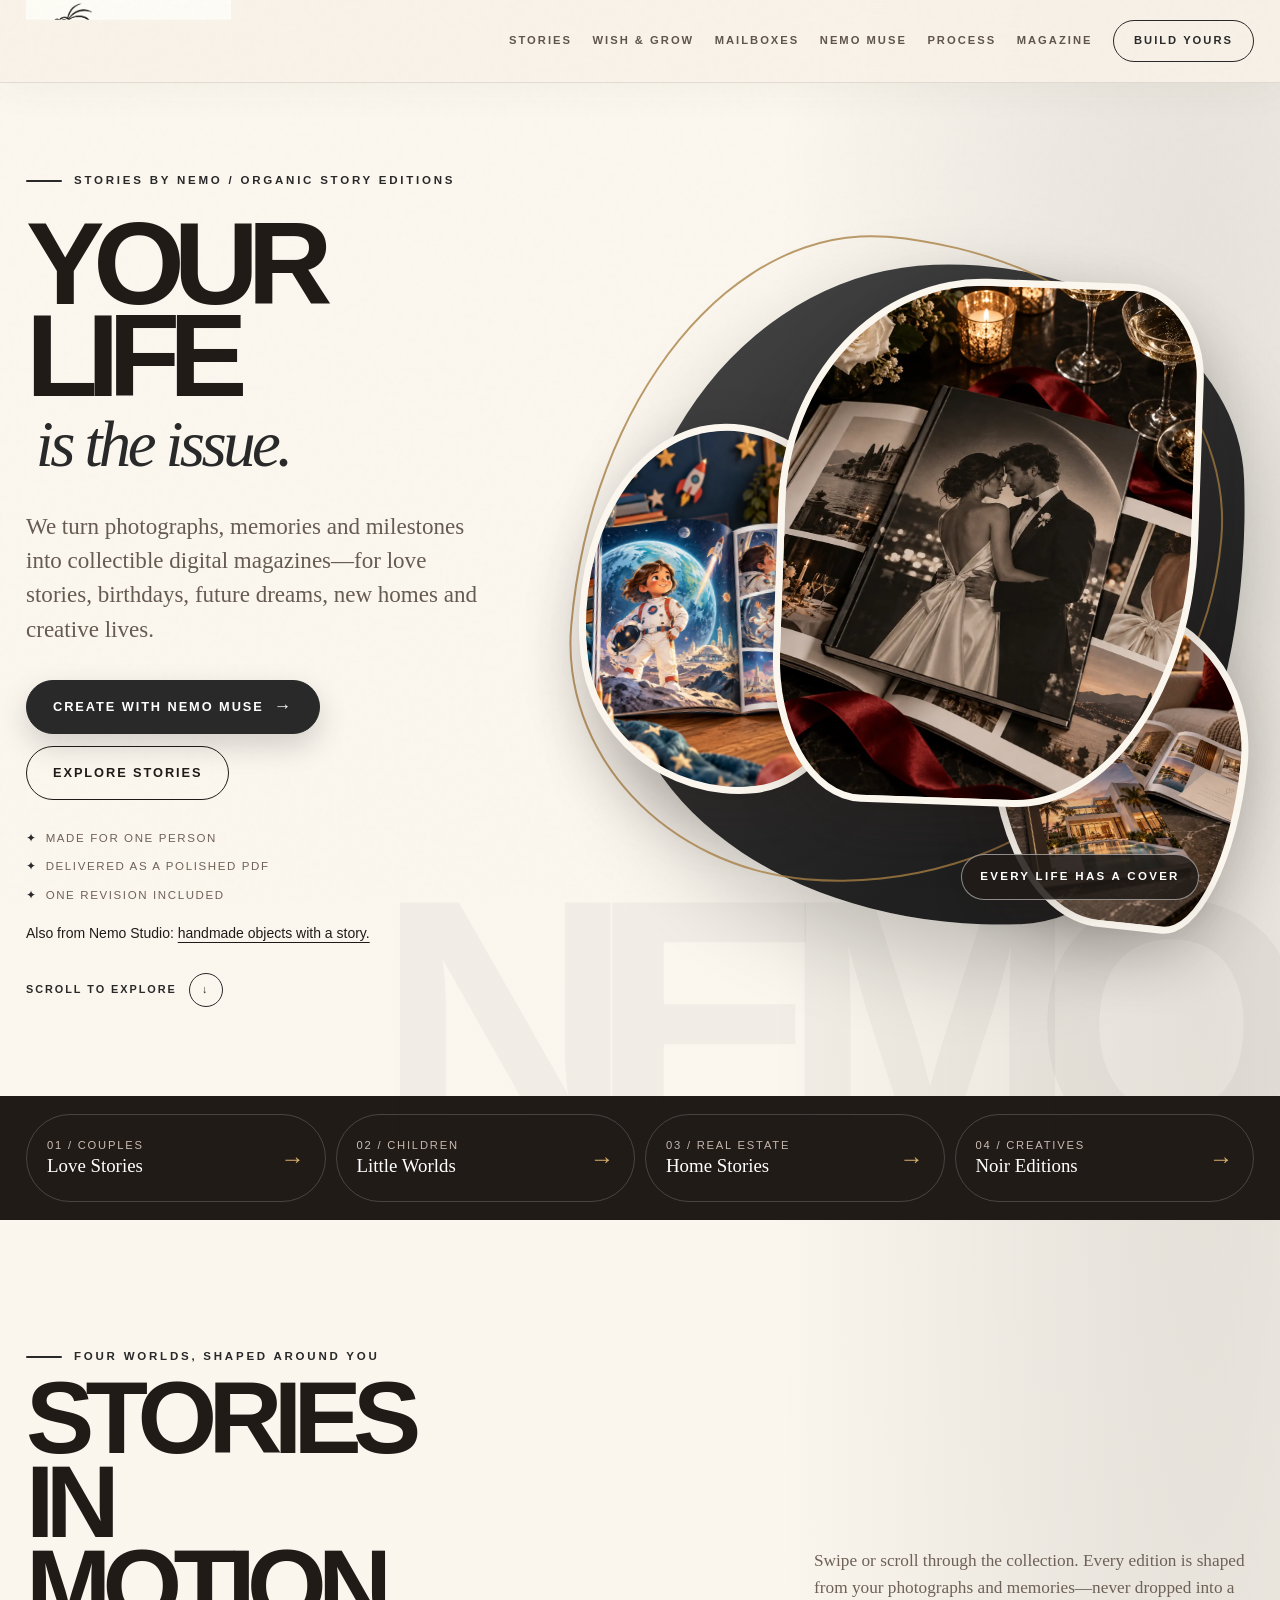
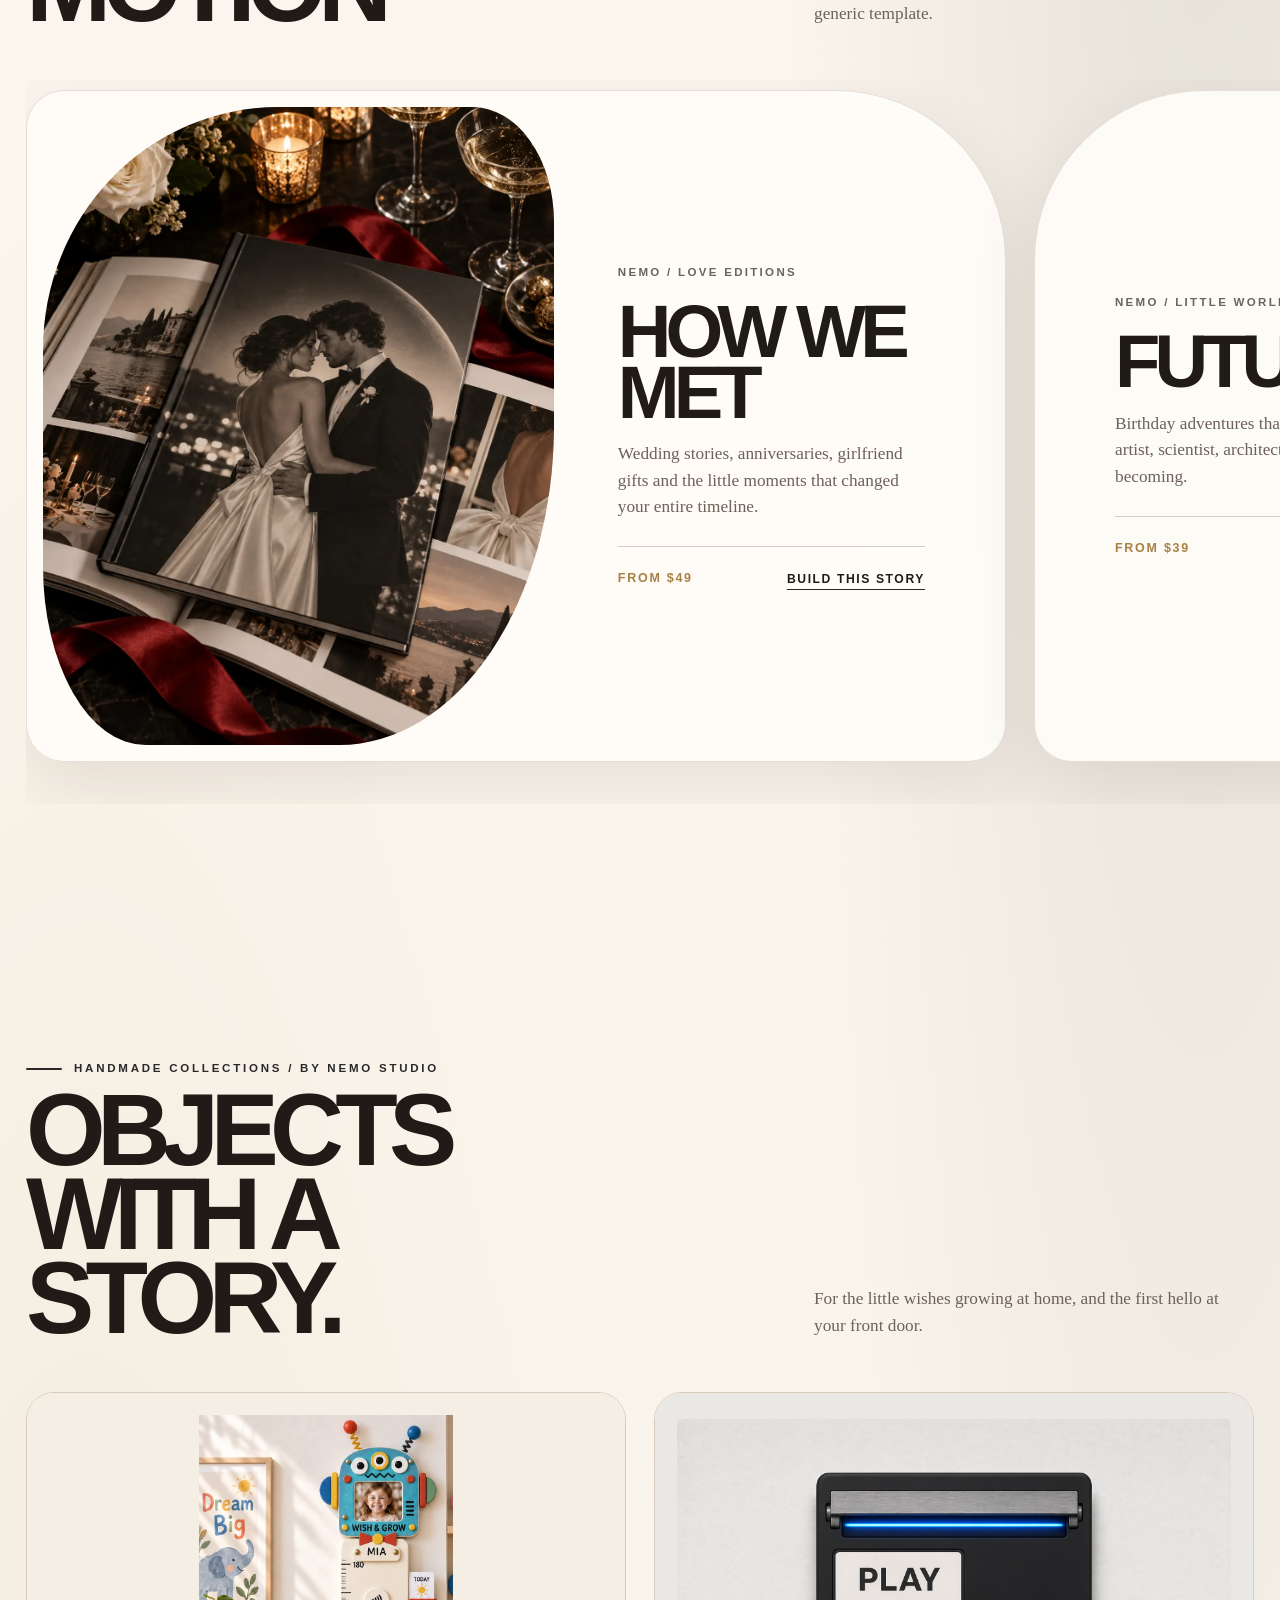
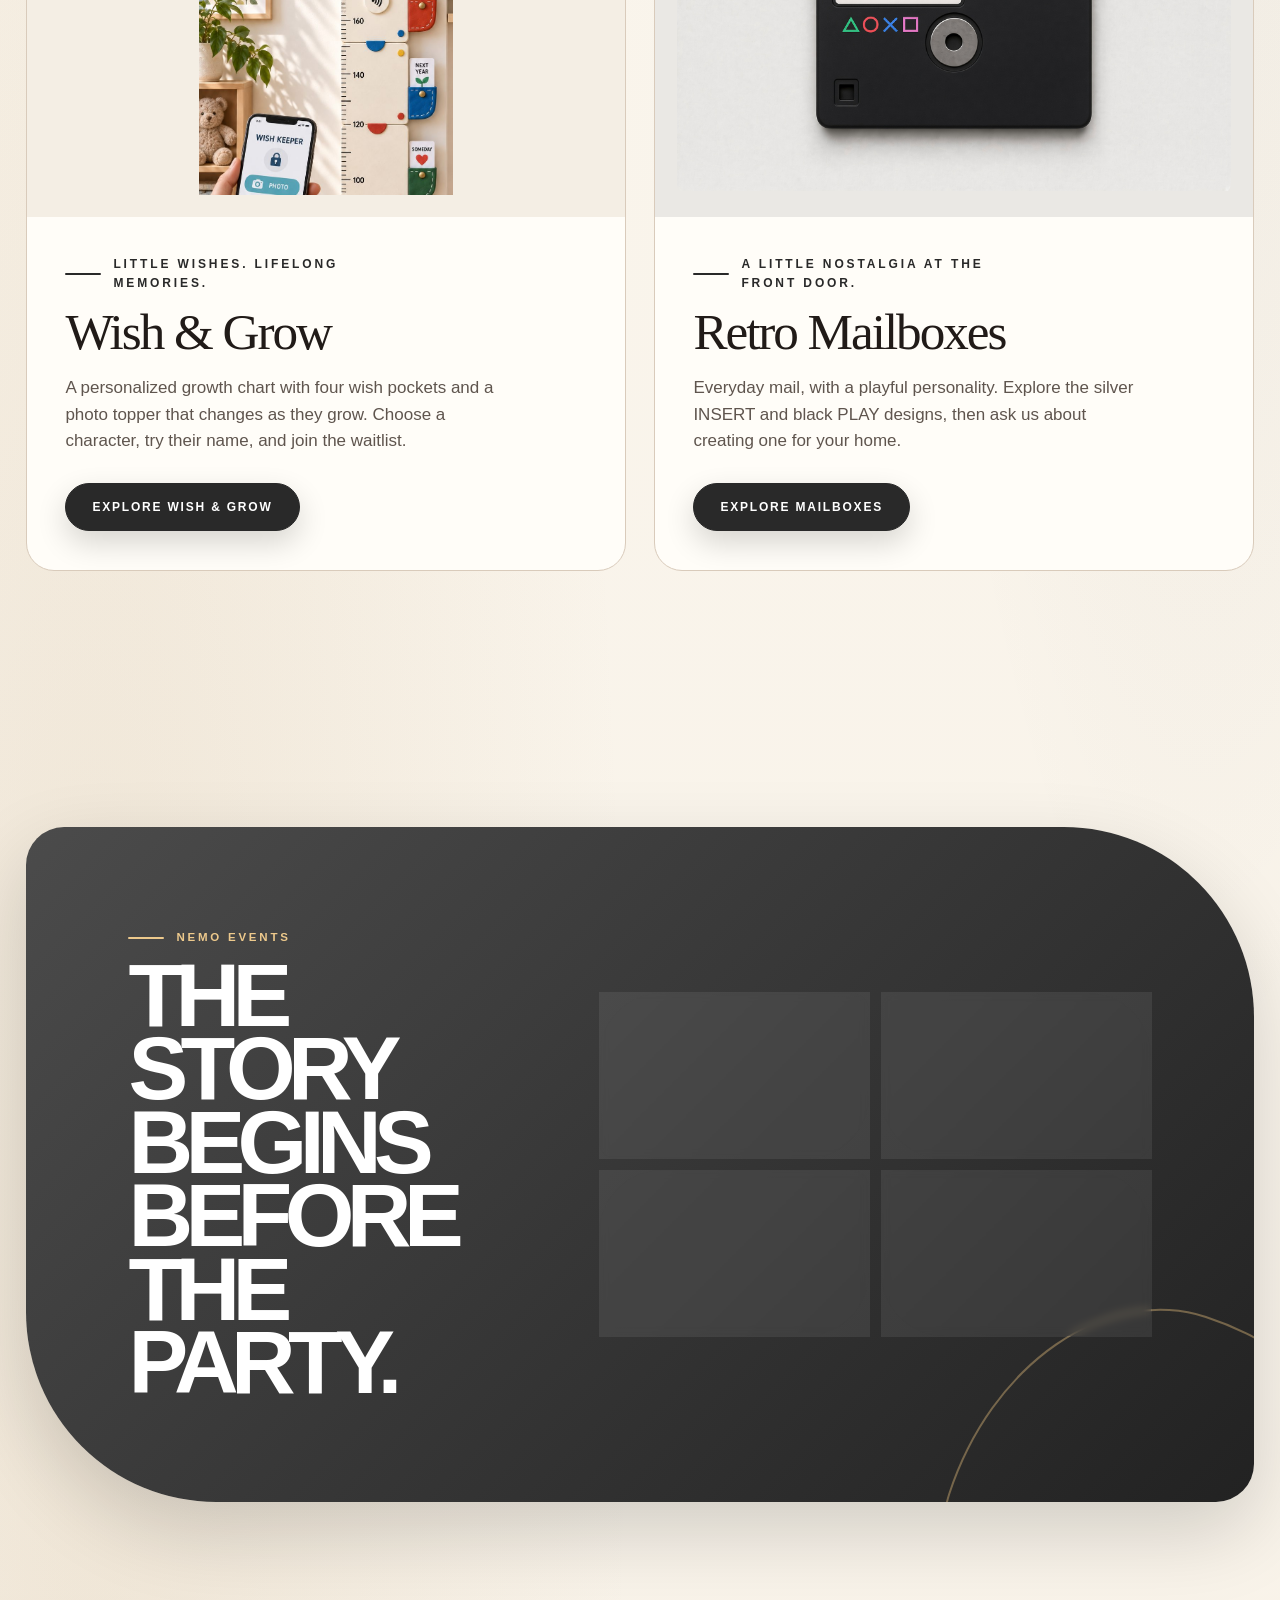
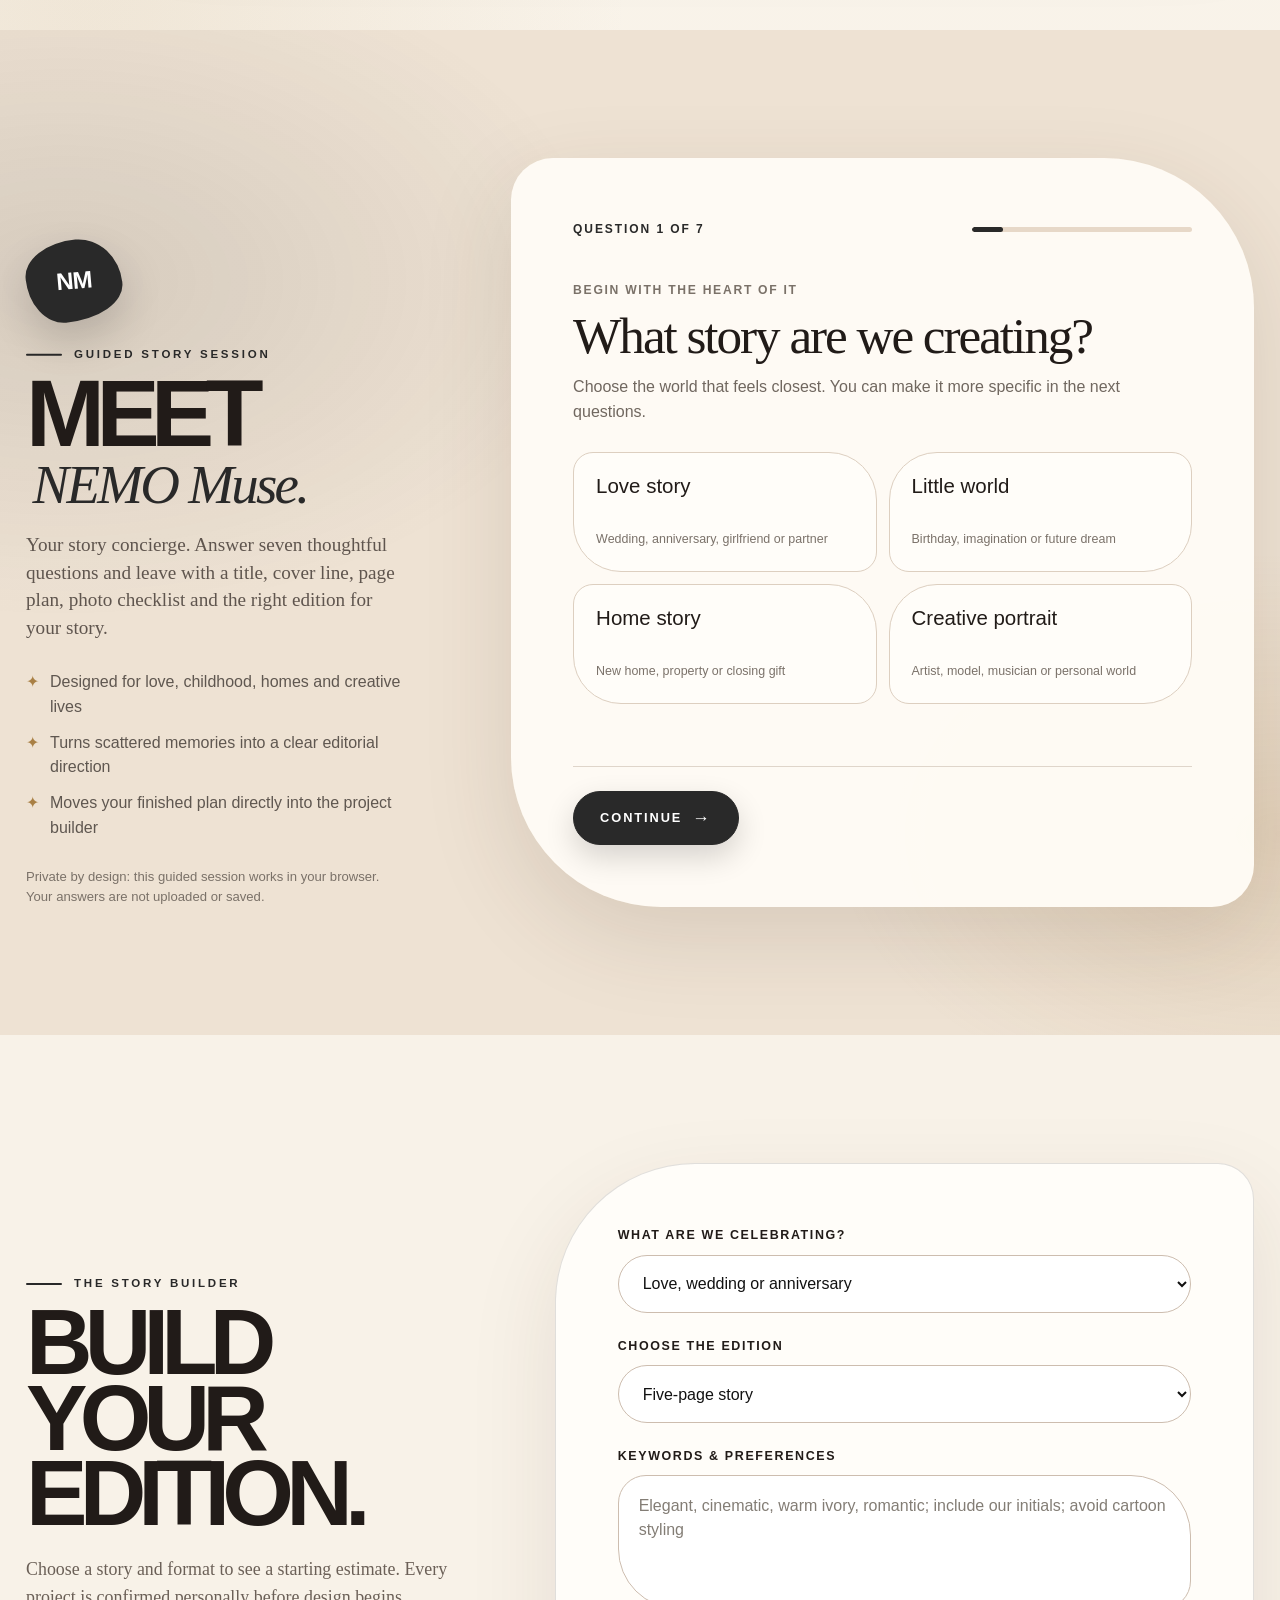
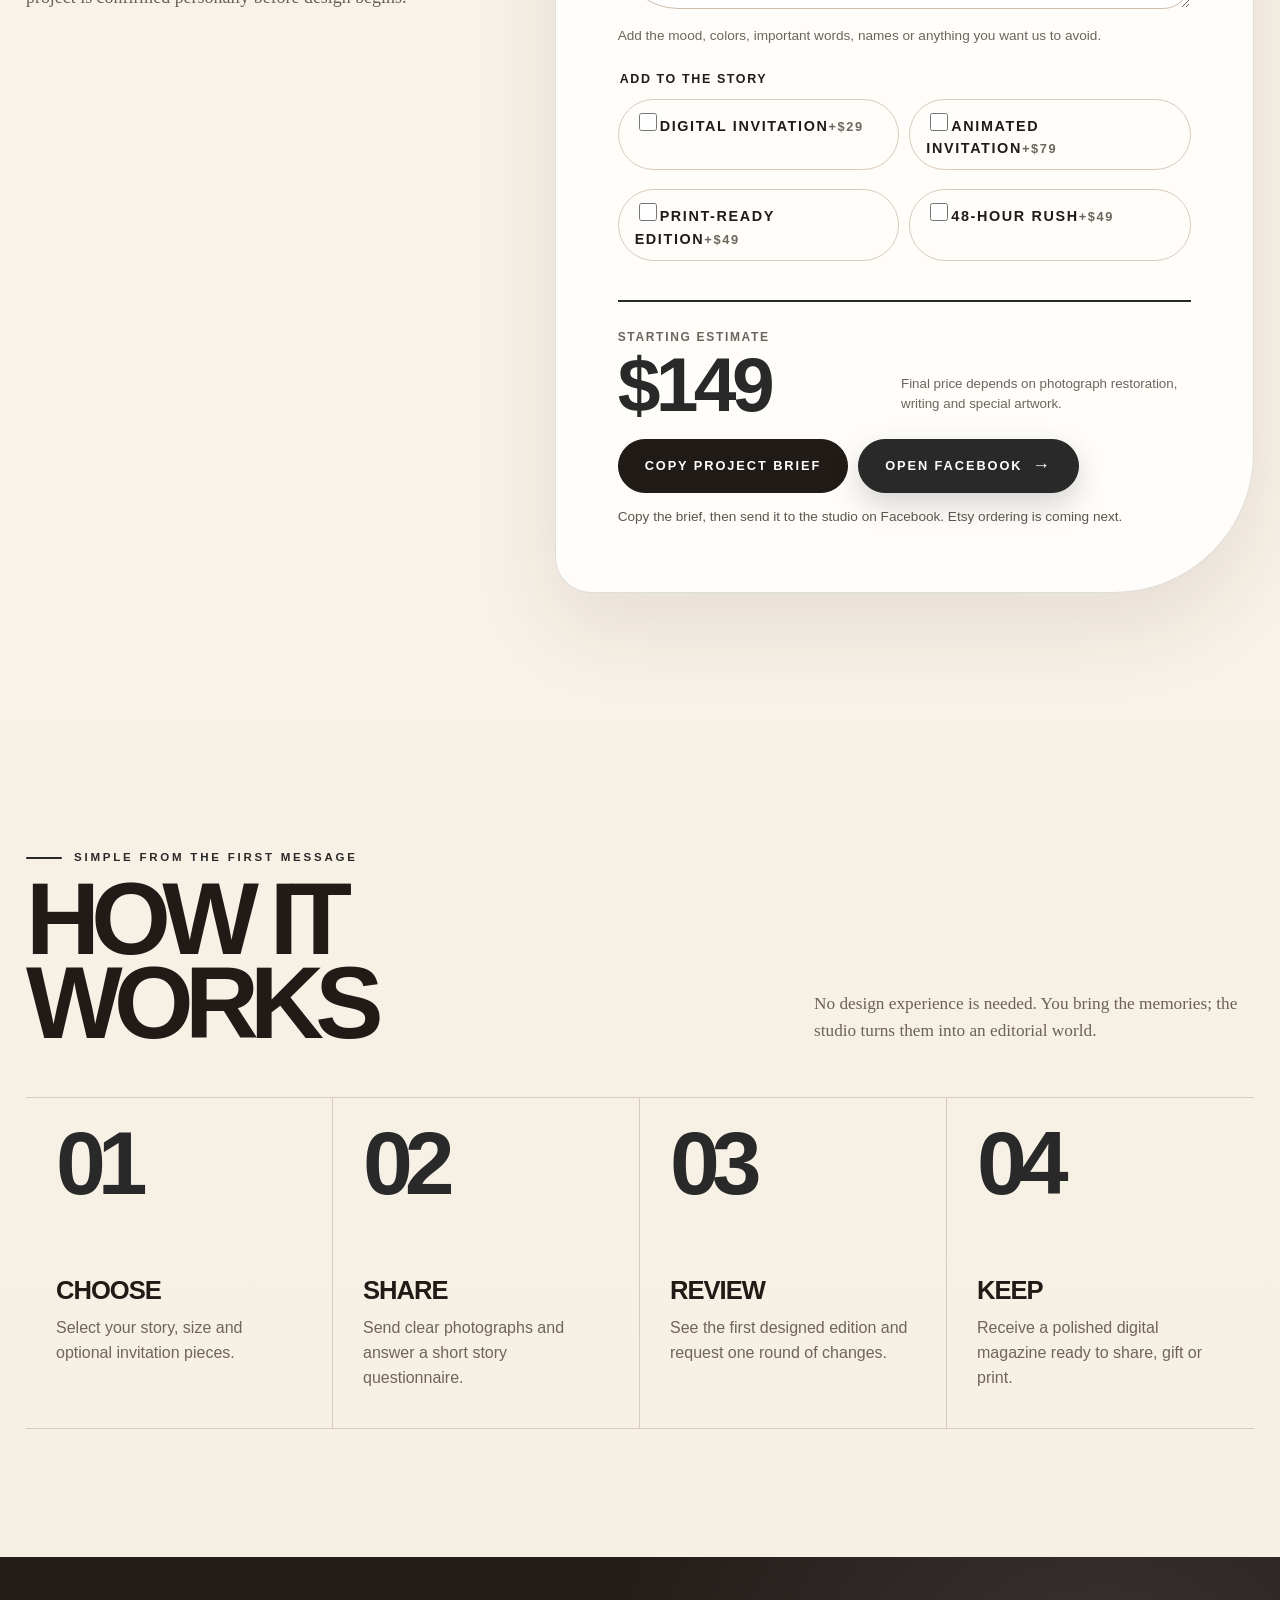
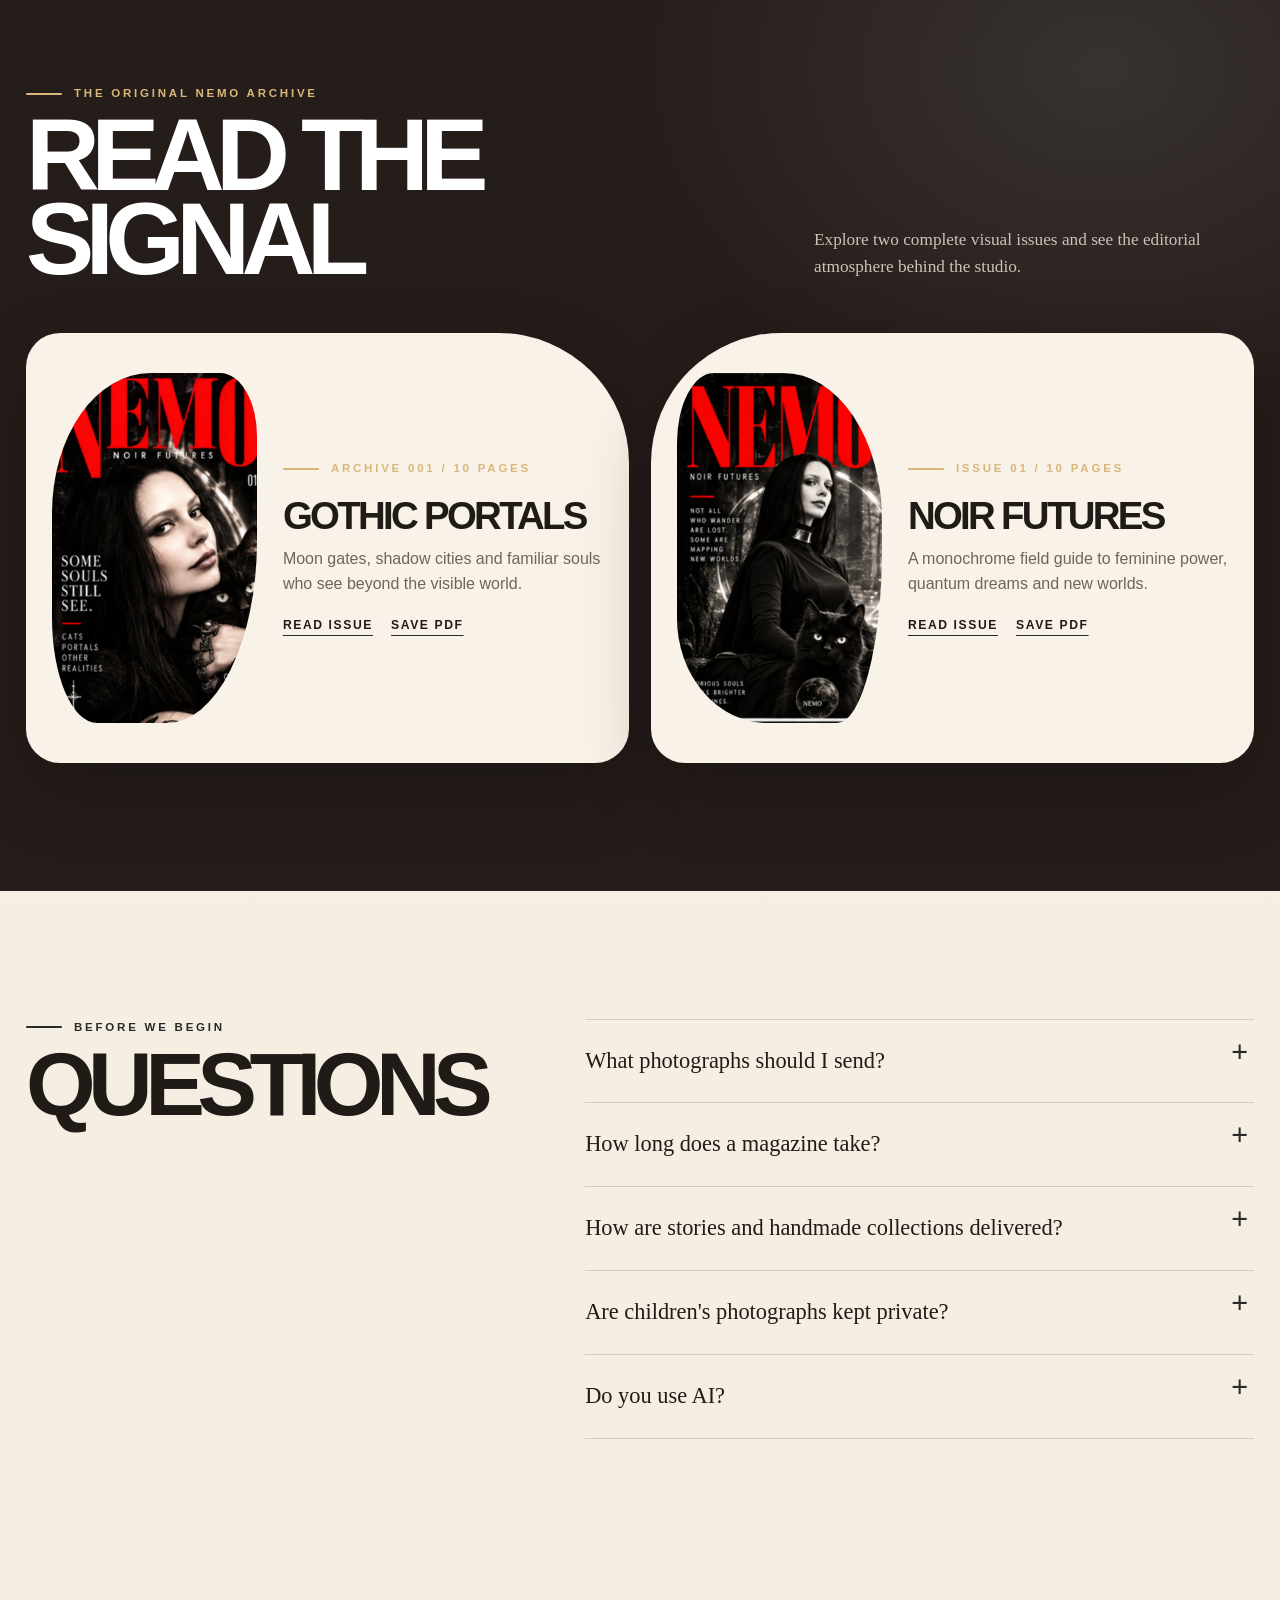
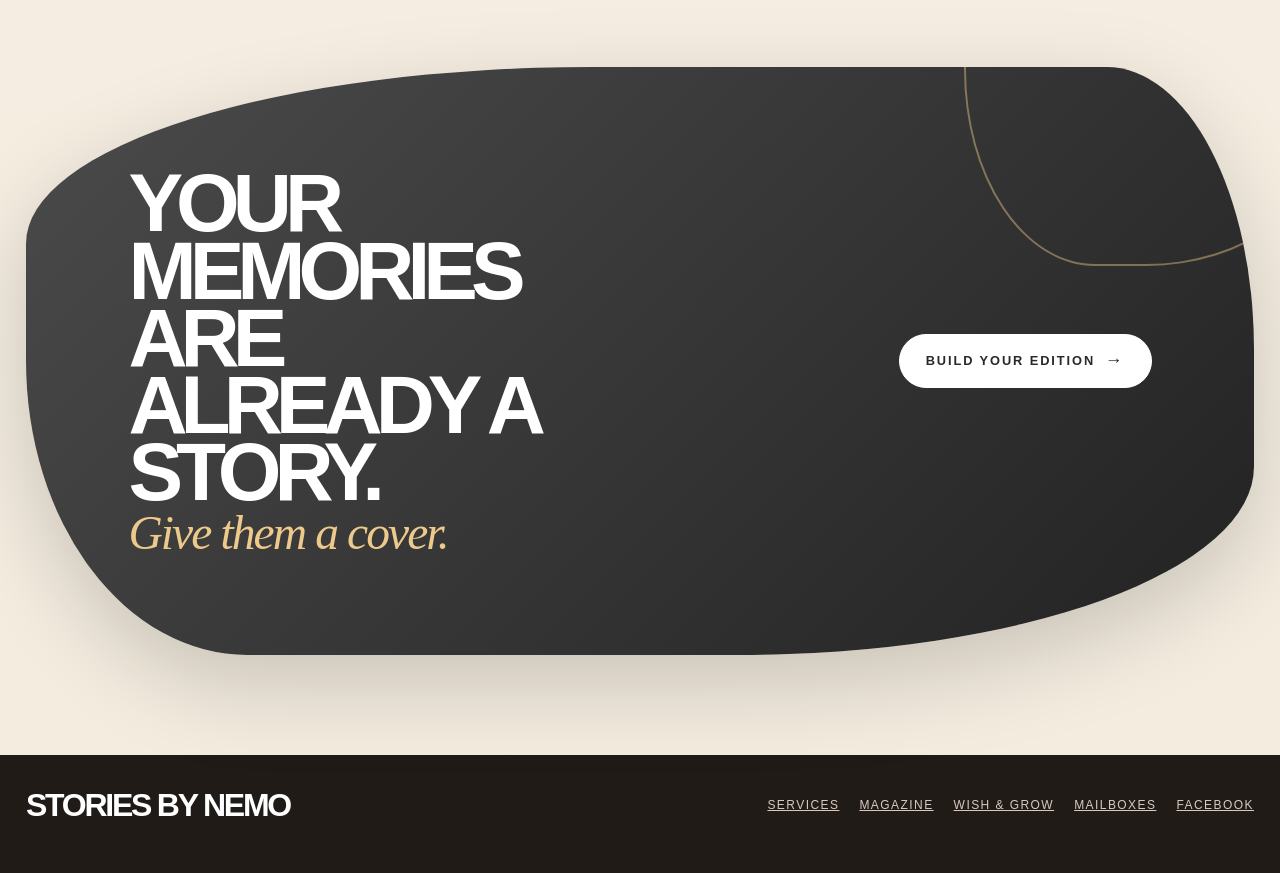
<file: index.html>
<!doctype html>
<html lang="en">
<head>
  <meta charset="utf-8">
  <meta name="viewport" content="width=device-width, initial-scale=1">
  <meta name="theme-color" content="#f8f2e8">
  <meta name="description" content="Discover personalized story magazines and handmade collections from Nemo Studio: Wish & Grow growth charts and playful retro mailbox designs.">
  <title>Stories by NEMO — Your Life, Designed as a Story</title>
  <link rel="icon" type="image/png" sizes="192x192" href="assets/nss-favicon.png">
  <style>
    :root {
      color-scheme: light;
      --ink: #2b2623;
      --ink-2: #fffdf9;
      --paper: #fbf8f2;
      --paper-2: #625b55;
      --ash: #756d65;
      --line: #ded4c7;
      --signal: #2e2e2e;
      --signal-soft: #68635e;
      --gold: #856239;
      --blue: #a17b3f;
      --display: Georgia, "Times New Roman", Times, serif;
      --utility: "Arial Narrow", "Roboto Condensed", Arial, sans-serif;
    }
    * { box-sizing: border-box; }
    html { scroll-behavior: smooth; }
    body {
      margin: 0;
      min-width: 320px;
      background:
        radial-gradient(circle at 88% 2%, rgba(45,45,45,.1), transparent 30rem),
        radial-gradient(circle at 8% 30%, rgba(196,163,112,.11), transparent 27rem),
        var(--paper);
      color: var(--ink);
      font: 16px/1.55 var(--utility);
    }
    body::before {
      content: "";
      position: fixed;
      inset: 0;
      z-index: 30;
      pointer-events: none;
      opacity: .025;
      mix-blend-mode: multiply;
      background-image: url("data:image/svg+xml,%3Csvg viewBox='0 0 180 180' xmlns='http://www.w3.org/2000/svg'%3E%3Cfilter id='n'%3E%3CfeTurbulence type='fractalNoise' baseFrequency='.85' numOctaves='3' stitchTiles='stitch'/%3E%3C/filter%3E%3Crect width='100%25' height='100%25' filter='url(%23n)' opacity='.35'/%3E%3C/svg%3E");
    }
    img { max-width: 100%; }
    a { color: inherit; }
    button, input, select, textarea { font: inherit; }
    button, a { -webkit-tap-highlight-color: transparent; }
    button:focus-visible, a:focus-visible, select:focus-visible, input:focus-visible, textarea:focus-visible {
      outline: 2px solid var(--signal-soft);
      outline-offset: 4px;
    }
    .shell { width: min(1240px, calc(100% - 40px)); margin-inline: auto; }
    .eyebrow {
      margin: 0;
      color: var(--signal-soft);
      font-size: .78rem;
      font-weight: 800;
      letter-spacing: .26em;
      text-transform: uppercase;
    }
    .btn {
      min-height: 50px;
      display: inline-flex;
      align-items: center;
      justify-content: center;
      gap: 10px;
      padding: 0 22px;
      border: 1px solid var(--ink);
      border-radius: 999px;
      background: transparent;
      color: var(--ink);
      text-decoration: none;
      text-transform: uppercase;
      letter-spacing: .15em;
      font-size: .8rem;
      font-weight: 800;
      cursor: pointer;
      transition: background .2s ease, color .2s ease, border-color .2s ease, transform .2s ease;
    }
    .btn:hover { background: var(--ink); color: #fff; }
    .btn.primary { background: var(--signal); border-color: var(--signal); color: #fff; }
    .btn.primary:hover { background: #111; transform: translateY(-2px); }
    .btn.dark { background: var(--ink); border-color: var(--ink); color: #fff; }
    .btn.dark:hover { background: var(--signal); border-color: var(--signal); }
    .arrow { font-size: 1.1rem; transition: transform .2s ease; }
    .btn:hover .arrow { transform: translateX(4px); }

    .site-head {
      min-height: 76px;
      display: flex;
      align-items: center;
      position: sticky;
      top: 0;
      z-index: 20;
      border-bottom: 1px solid rgba(96,76,61,.13);
      background: rgba(251,248,242,.91);
      backdrop-filter: blur(18px);
    }
    .nav { display: flex; align-items: center; justify-content: space-between; gap: 24px; }
    .brand {
      display: inline-flex;
      align-items: center;
      text-decoration: none;
      font: 400 clamp(2rem, 4vw, 3rem)/1 var(--display);
      letter-spacing: -.08em;
      color: var(--signal);
    }
    .brand-logo { width: clamp(180px, 16vw, 230px); height: auto; display: block; }
    .brand small { color: var(--ink); font: 800 .7rem/1 var(--utility); letter-spacing: .24em; }
    .nav-links { display: flex; align-items: center; gap: 25px; }
    .nav-links a {
      color: var(--ash);
      text-decoration: none;
      text-transform: uppercase;
      letter-spacing: .15em;
      font-size: .75rem;
      font-weight: 700;
    }
    .nav-links a:hover { color: var(--signal); }

    .hero {
      min-height: min(820px, calc(100svh - 76px));
      display: grid;
      grid-template-columns: minmax(0, 1fr) minmax(340px, .8fr);
      gap: clamp(48px, 8vw, 100px);
      align-items: center;
      padding-block: clamp(46px, 8vw, 94px);
    }
    .hero h1 {
      max-width: 10ch;
      margin: 24px 0 30px;
      font: 400 clamp(4rem, 8.5vw, 7.8rem)/.87 var(--display);
      letter-spacing: -.065em;
    }
    .hero h1 em { display: block; margin-left: .5em; color: var(--signal); font-style: normal; }
    .hero-intro {
      max-width: 620px;
      margin: 0;
      color: var(--ash);
      font: 400 clamp(1.2rem, 2.1vw, 1.75rem)/1.35 var(--display);
    }
    .hero-actions { display: flex; flex-wrap: wrap; gap: 12px; margin-top: 34px; }
    .hero-proof {
      display: flex;
      flex-wrap: wrap;
      gap: 11px 26px;
      margin-top: 30px;
      color: var(--ash);
      font-size: .8rem;
      letter-spacing: .12em;
      text-transform: uppercase;
    }
    .hero-proof span::before { content: "✦"; color: var(--gold); margin-right: 8px; }
    .story-stack {
      min-height: 560px;
      position: relative;
      isolation: isolate;
    }
    .stack-card {
      position: absolute;
      width: 68%;
      aspect-ratio: 4 / 5;
      overflow: hidden;
      border: 8px solid #fff;
      border-radius: 10px;
      background: #fff;
      box-shadow: 0 24px 65px rgba(79,58,43,.2);
    }
    .stack-card img { width: 100%; height: 100%; display: block; object-fit: cover; }
    .stack-card:nth-child(1) { right: 2%; top: 2%; transform: rotate(2deg); z-index: 3; }
    .stack-card:nth-child(2) { left: 1%; top: 18%; transform: rotate(-3deg); z-index: 2; }
    .stack-card:nth-child(3) { right: 10%; bottom: 1%; transform: rotate(4deg); z-index: 1; }
    .stack-label {
      position: absolute;
      z-index: 5;
      right: -18px;
      top: 43%;
      padding: 10px 14px;
      border-radius: 8px 8px 0 0;
      background: var(--signal);
      color: #fff;
      font-size: .72rem;
      font-weight: 800;
      letter-spacing: .16em;
      text-transform: uppercase;
      transform: rotate(90deg);
      transform-origin: right top;
    }

    .quick-nav { border-block: 1px solid var(--line); background: rgba(255,255,255,.52); }
    .quick-grid { display: grid; grid-template-columns: repeat(4, 1fr); }
    .quick-link {
      min-height: 102px;
      display: flex;
      align-items: center;
      justify-content: space-between;
      gap: 20px;
      padding: 22px;
      border-right: 1px solid var(--line);
      text-decoration: none;
      transition: background .2s ease;
    }
    .quick-link:last-child { border-right: 0; }
    .quick-link:hover { background: #f3e9e5; }
    .quick-link span { display: block; color: var(--ash); font-size: .7rem; letter-spacing: .16em; text-transform: uppercase; }
    .quick-link strong { font: 400 1.25rem/1.15 var(--display); }
    .quick-link b { color: var(--signal); font-size: 1.5rem; font-weight: 400; }

    section { padding-block: 104px; }
    .section-head {
      display: flex;
      justify-content: space-between;
      align-items: end;
      gap: 36px;
      margin-bottom: 42px;
    }
    .section-head h2 {
      margin: 10px 0 0;
      font: 400 clamp(2.8rem, 5.6vw, 5.2rem)/.94 var(--display);
      letter-spacing: -.055em;
    }
    .section-note { max-width: 410px; margin: 0; color: var(--ash); }

    .services { display: grid; grid-template-columns: repeat(2, minmax(0, 1fr)); gap: 28px; }
    .service {
      min-height: 0;
      display: grid;
      grid-template-rows: 1fr auto;
      position: relative;
      overflow: hidden;
      border: 1px solid var(--line);
      border-radius: 18px;
      background: #fff;
      box-shadow: 0 16px 44px rgba(78,59,45,.09);
    }
    .service-media { height: clamp(320px, 31vw, 410px); min-height: 0; position: relative; overflow: hidden; }
    .service-media::after { display: none; }
    .service-media img { width: 100%; height: 100%; object-fit: cover; display: block; transition: transform .6s ease; }
    .service:hover .service-media img { transform: scale(1.035); }
    .service-body { position: relative; z-index: 2; padding: 28px 30px 32px; margin-top: 0; }
    .service-no { color: var(--signal-soft); font-size: .72rem; font-weight: 800; letter-spacing: .2em; }
    .service h3 { margin: 12px 0 12px; font: 400 clamp(2.2rem, 3.6vw, 3.6rem)/.96 var(--display); letter-spacing: -.045em; }
    .service p { max-width: 560px; margin: 0; color: var(--ash); }
    .service-foot { display: flex; justify-content: space-between; gap: 16px; align-items: center; padding-top: 22px; }
    .price { color: var(--gold); font-size: .78rem; font-weight: 800; letter-spacing: .14em; text-transform: uppercase; }
    .text-link {
      padding: 0;
      border: 0;
      background: none;
      color: var(--ink);
      text-decoration: underline;
      text-decoration-color: var(--signal);
      text-underline-offset: 6px;
      text-transform: uppercase;
      letter-spacing: .13em;
      font-size: .76rem;
      font-weight: 800;
      cursor: pointer;
    }
    .text-link:hover { color: var(--signal-soft); }

    .events {
      display: grid;
      grid-template-columns: .8fr 1.2fr;
      gap: clamp(34px, 8vw, 110px);
      align-items: center;
      padding: clamp(36px, 6vw, 70px);
      border: 1px solid #dfd0c0;
      border-radius: 22px;
      background:
        linear-gradient(120deg, rgba(45,45,45,.09), transparent 46%),
        #f2e9dd;
    }
    .events h2 { margin: 12px 0 0; font: 400 clamp(3rem, 5.5vw, 5.5rem)/.94 var(--display); letter-spacing: -.055em; }
    .event-list { display: grid; grid-template-columns: repeat(2, 1fr); gap: 12px; }
    .event-item { min-height: 124px; padding: 20px; border: 1px solid rgba(45,45,45,.18); border-radius: 13px; background: rgba(255,255,255,.72); }
    .event-item span { color: var(--signal-soft); font-size: .72rem; letter-spacing: .14em; text-transform: uppercase; }
    .event-item strong { display: block; margin-top: 11px; font: 400 1.35rem/1.15 var(--display); }
    .event-item small { display: block; margin-top: 8px; color: var(--ash); font-size: .82rem; }

    .muse-wrap {
      padding-block: clamp(76px, 10vw, 128px);
      border-block: 1px solid #d4c9c0;
      background:
        linear-gradient(128deg, rgba(45,45,45,.11), transparent 42%),
        linear-gradient(310deg, rgba(161,123,63,.1), transparent 38%),
        #f2f1ec;
    }
    .muse-shell {
      display: grid;
      grid-template-columns: minmax(260px, .72fr) minmax(0, 1.28fr);
      gap: clamp(42px, 8vw, 104px);
      align-items: start;
    }
    .muse-intro { position: sticky; top: 112px; }
    .muse-monogram {
      width: 70px;
      height: 70px;
      display: grid;
      place-items: center;
      margin-bottom: 24px;
      border: 1px solid var(--ink);
      border-radius: 50%;
      color: var(--signal);
      font: 400 1.4rem/1 var(--display);
      letter-spacing: -.04em;
    }
    .muse-intro h2 {
      max-width: 8ch;
      margin: 12px 0 24px;
      font: 400 clamp(3.4rem, 6.2vw, 6.4rem)/.88 var(--display);
      letter-spacing: -.065em;
    }
    .muse-intro h2 span { display: block; color: var(--signal); }
    .muse-lede { max-width: 470px; margin: 0; color: #655d56; font: 400 1.18rem/1.45 var(--display); }
    .muse-promise { display: grid; gap: 11px; margin: 28px 0 0; padding: 0; list-style: none; color: #5f5750; }
    .muse-promise li { display: flex; gap: 11px; align-items: baseline; }
    .muse-promise li::before { content: "\2726"; color: var(--gold); }
    .muse-privacy { max-width: 430px; margin: 26px 0 0; color: #7a7168; font-size: .82rem; }
    .muse-card {
      min-height: 610px;
      padding: clamp(24px, 5vw, 52px);
      border: 1px solid #cfc3b8;
      border-radius: 4px;
      background: rgba(255,255,255,.94);
      box-shadow: 0 28px 75px rgba(66,47,36,.13);
    }
    .muse-card-head { display: flex; justify-content: space-between; gap: 24px; align-items: center; margin-bottom: 42px; }
    .muse-progress { color: var(--signal); font-size: .75rem; font-weight: 800; letter-spacing: .16em; text-transform: uppercase; }
    .muse-meter { width: min(220px, 42%); height: 3px; overflow: hidden; background: #e1d7cc; }
    .muse-meter span { display: block; width: 14.285%; height: 100%; background: var(--signal); transition: width .3s ease; }
    .muse-step[hidden], .muse-result[hidden] { display: none; }
    .muse-kicker { margin: 0 0 10px; color: #7a7168; font-size: .76rem; font-weight: 800; letter-spacing: .14em; text-transform: uppercase; }
    .muse-step h3, .muse-result h3 { margin: 0 0 14px; font: 400 clamp(2rem, 4vw, 3.4rem)/1 var(--display); letter-spacing: -.04em; }
    .muse-question-note { max-width: 620px; margin: 0 0 28px; color: #70675f; }
    .muse-options { display: grid; grid-template-columns: repeat(2, minmax(0, 1fr)); gap: 12px; }
    .muse-option { position: relative; display: block; cursor: pointer; }
    .muse-option input { position: absolute; opacity: 0; pointer-events: none; }
    .muse-option span {
      min-height: 106px;
      display: flex;
      flex-direction: column;
      justify-content: space-between;
      gap: 14px;
      padding: 18px;
      border: 1px solid #d3c8be;
      background: #fff;
      color: var(--ink);
      transition: border-color .2s ease, background .2s ease, transform .2s ease;
    }
    .muse-option strong { font: 400 1.28rem/1.12 var(--display); }
    .muse-option small { color: #7b726a; font-size: .78rem; }
    .muse-option:hover span { border-color: var(--blue); transform: translateY(-2px); }
    .muse-option input:focus-visible + span { outline: 2px solid var(--signal-soft); outline-offset: 3px; }
    .muse-option input:checked + span { border-color: var(--signal); background: #eeece8; box-shadow: inset 4px 0 0 var(--signal); }
    .muse-field { margin-top: 22px; }
    .muse-field:first-of-type { margin-top: 0; }
    .muse-field label { display: block; margin-bottom: 8px; color: #5c544d; font-size: .78rem; font-weight: 800; letter-spacing: .12em; text-transform: uppercase; }
    .muse-field input[type="text"], .muse-field textarea {
      width: 100%;
      min-height: 54px;
      padding: 14px 15px;
      border: 1px solid #cbbfb5;
      border-radius: 2px;
      background: #fff;
      color: var(--ink);
      font-size: 1rem;
    }
    .muse-field textarea { min-height: 138px; }
    .muse-field input::placeholder, .muse-field textarea::placeholder { color: #8e857d; }
    .muse-controls { display: flex; justify-content: space-between; gap: 12px; margin-top: 34px; padding-top: 24px; border-top: 1px solid #dfd5ca; }
    .muse-controls .btn[hidden] { display: none; }
    .muse-error { min-height: 24px; margin: 12px 0 -8px; color: #3e3935; font-size: .87rem; }
    .muse-result { animation: museReveal .38s ease both; }
    @keyframes museReveal { from { opacity: 0; transform: translateY(10px); } to { opacity: 1; transform: none; } }
    .muse-result-top { padding-bottom: 28px; border-bottom: 1px solid #ddd3c8; }
    .muse-title-line { margin: 20px 0 6px; color: var(--signal); font: 400 clamp(2.4rem, 5vw, 4.6rem)/.95 var(--display); letter-spacing: -.055em; }
    .muse-cover-line { max-width: 700px; margin: 0; color: #5f5750; font: italic 400 1.12rem/1.45 var(--display); }
    .muse-result-grid { display: grid; grid-template-columns: .78fr 1.22fr; gap: 28px; padding-top: 28px; }
    .muse-result h4 { margin: 0 0 13px; color: #5f5750; font-size: .76rem; letter-spacing: .14em; text-transform: uppercase; }
    .muse-recommendation { padding: 20px; border-left: 4px solid var(--blue); background: #efeeeb; }
    .muse-recommendation strong { display: block; font: 400 1.35rem/1.15 var(--display); }
    .muse-recommendation span { display: block; margin-top: 7px; color: #6f665f; }
    .muse-plan { margin: 0; padding-left: 1.35rem; color: #5f5750; }
    .muse-plan li { margin: 0 0 8px; padding-left: 4px; }
    .muse-photo-list { margin: 24px 0 0; padding-top: 22px; border-top: 1px solid #ddd3c8; color: #6b635c; }
    .muse-result-actions { display: flex; flex-wrap: wrap; gap: 10px; margin-top: 28px; }
    .muse-result-state { min-height: 22px; margin: 12px 0 0; color: #696159; font-size: .85rem; }

    .builder-wrap { background: #eee3d5; color: var(--ink); }
    .builder {
      display: grid;
      grid-template-columns: .76fr 1.24fr;
      gap: clamp(34px, 8vw, 100px);
      align-items: start;
    }
    .builder-copy { position: sticky; top: 112px; }
    .builder h2 { margin: 12px 0 24px; font: 400 clamp(3rem, 5.5vw, 5.5rem)/.94 var(--display); letter-spacing: -.06em; }
    .builder-copy p { max-width: 460px; color: #504c46; }
    .builder .eyebrow { color: var(--signal); }
    .order-desk { padding: clamp(24px, 5vw, 48px); border: 1px solid #d7c9b8; border-radius: 20px; background: #fff; box-shadow: 0 18px 52px rgba(87,62,43,.12); }
    .field { margin-bottom: 24px; }
    .field label, .group-label { display: block; margin-bottom: 9px; font-size: .78rem; font-weight: 800; letter-spacing: .13em; text-transform: uppercase; }
    select {
      width: 100%;
      min-height: 52px;
      padding: 0 14px;
      border: 1px solid #aaa298;
      border-radius: 10px;
      background: #fff;
      color: #111;
      font-size: 1rem;
    }
    textarea {
      width: 100%;
      min-height: 132px;
      padding: 14px;
      border: 1px solid #aaa298;
      border-radius: 10px;
      background: #fff;
      color: #111;
      font-size: 1rem;
      line-height: 1.5;
      resize: vertical;
    }
    textarea::placeholder { color: #837d75; }
    .field-help { margin: 8px 0 0; color: #6c655d; font-size: .85rem; }
    .checks { display: grid; grid-template-columns: repeat(2, 1fr); gap: 10px; }
    .check {
      min-height: 58px;
      display: flex;
      align-items: center;
      gap: 10px;
      padding: 10px 12px;
      border: 1px solid #d4c8b9;
      border-radius: 10px;
      cursor: pointer;
    }
    .check:has(input:checked) { border-color: var(--signal); background: #eeece8; }
    .check input { width: 18px; height: 18px; accent-color: var(--signal); }
    .check span { font-size: .9rem; }
    .check b { margin-left: auto; color: #6d665d; font-size: .8rem; }
    .estimate {
      display: grid;
      grid-template-columns: 1fr auto;
      gap: 24px;
      align-items: end;
      margin-top: 30px;
      padding-top: 26px;
      border-top: 2px solid var(--ink);
    }
    .estimate span { display: block; color: #6c655d; font-size: .75rem; font-weight: 800; letter-spacing: .14em; text-transform: uppercase; }
    .estimate strong { display: block; margin-top: 7px; font: 400 clamp(2.8rem, 6vw, 5.5rem)/.8 var(--display); letter-spacing: -.06em; }
    .estimate small { max-width: 290px; color: #6c655d; }
    .builder-actions { display: flex; flex-wrap: wrap; gap: 10px; margin-top: 24px; }
    .copy-state { min-height: 24px; margin: 13px 0 0; color: #5c554d; font-size: .85rem; }

    .process { display: grid; grid-template-columns: repeat(4, 1fr); gap: 16px; border: 0; }
    .step { min-height: 240px; padding: 26px; border: 1px solid var(--line); border-radius: 16px; background: #fff; box-shadow: 0 12px 30px rgba(78,59,45,.07); }
    .step:last-child { border-right: 1px solid var(--line); }
    .step b { color: var(--signal); font: 400 2.4rem/1 var(--display); }
    .step h3 { margin: 48px 0 12px; font: 400 1.6rem/1.05 var(--display); text-transform: uppercase; }
    .step p { margin: 0; color: var(--ash); }

    .archive { background: #efe7dc; }
    .issues { display: grid; grid-template-columns: repeat(2, 1fr); gap: 22px; }
    .issue {
      display: grid;
      grid-template-columns: minmax(130px, .64fr) 1fr;
      gap: 26px;
      align-items: center;
      padding: 24px;
      border: 1px solid #ddd1c2;
      border-radius: 16px;
      background: rgba(255,255,255,.8);
      box-shadow: 0 14px 36px rgba(78,59,45,.08);
    }
    .issue img { width: 100%; aspect-ratio: 3 / 5; object-fit: cover; display: block; }
    .issue h3 { margin: 12px 0; font: 400 clamp(1.8rem, 3vw, 3.1rem)/.96 var(--display); }
    .issue p { margin: 0 0 20px; color: var(--ash); }
    .issue-actions { display: flex; flex-wrap: wrap; gap: 12px 18px; }

    .faq { display: grid; grid-template-columns: .65fr 1.35fr; gap: clamp(36px, 8vw, 100px); }
    .faq h2 { margin: 12px 0 0; font: 400 clamp(3rem, 5.5vw, 5.5rem)/.94 var(--display); letter-spacing: -.055em; }
    details { border-top: 1px solid var(--line); }
    details:last-child { border-bottom: 1px solid var(--line); }
    summary { padding: 22px 44px 22px 0; position: relative; cursor: pointer; font: 400 1.3rem/1.2 var(--display); list-style: none; }
    summary::-webkit-details-marker { display: none; }
    summary::after { content: "+"; position: absolute; right: 6px; top: 18px; color: var(--signal); font: 400 1.8rem/1 var(--display); }
    details[open] summary::after { content: "−"; }
    details p { margin: -4px 50px 24px 0; color: var(--ash); }

    .final-cta {
      display: grid;
      grid-template-columns: 1fr auto;
      gap: 30px;
      align-items: center;
      margin-block: 80px;
      padding: 58px clamp(28px, 6vw, 72px);
      border: 1px solid #dfd0c0;
      border-radius: 22px;
      background: linear-gradient(120deg, #f3e8df, #f8f1e7);
    }
    .final-cta h2 { margin: 0; max-width: 12ch; font: 400 clamp(2.7rem, 5.5vw, 5.3rem)/.94 var(--display); letter-spacing: -.055em; }
    .final-cta h2 span { color: var(--signal); }
    footer { border-top: 1px solid var(--line); padding: 34px 0 52px; color: var(--ash); background: rgba(255,255,255,.3); }
    .footer-row { display: flex; justify-content: space-between; gap: 26px; align-items: center; }
    .footer-mark { color: var(--signal); font: 400 2rem/1 var(--display); letter-spacing: -.05em; }
    .footer-links { display: flex; gap: 20px; }
    .footer-links a { font-size: .75rem; letter-spacing: .12em; text-transform: uppercase; }

    dialog {
      width: min(1160px, calc(100% - 28px));
      height: min(88svh, 900px);
      padding: 0;
      border: 1px solid #cfc3b5;
      border-radius: 16px;
      background: #fff;
      color: var(--ink);
      box-shadow: 0 32px 100px rgba(43,38,35,.32);
    }
    dialog::backdrop { background: rgba(0,0,0,.84); backdrop-filter: blur(8px); }
    .reader-head { min-height: 64px; display: flex; justify-content: space-between; align-items: center; gap: 20px; padding: 12px 18px; border-bottom: 1px solid var(--line); }
    .reader-title { margin: 0; font: 400 1.35rem/1 var(--display); text-transform: uppercase; }
    .reader-tools { display: flex; align-items: center; gap: 16px; }
    .reader-tools a { color: var(--ash); font-size: .74rem; letter-spacing: .13em; text-transform: uppercase; }
    .close { width: 40px; height: 40px; border: 1px solid var(--line); border-radius: 50%; background: transparent; color: var(--ink); font-size: 1.5rem; cursor: pointer; }
    .close:hover { border-color: var(--signal); color: var(--signal); }
    #pdfFrame { display: block; width: 100%; height: calc(100% - 65px); border: 0; background: #ebe6df; }
    .noscript { max-width: 720px; margin: 20px auto; color: var(--ash); }
    @media (max-width: 1000px) {
      .hero { grid-template-columns: minmax(0, 1fr) minmax(300px, .7fr); gap: 46px; }
      .hero h1 { font-size: clamp(4.2rem, 11vw, 7.5rem); }
      .story-stack { min-height: 500px; }
      .quick-grid { grid-template-columns: repeat(2, 1fr); }
      .quick-link:nth-child(2) { border-right: 0; }
      .quick-link:nth-child(-n+2) { border-bottom: 1px solid var(--line); }
      .builder { grid-template-columns: 1fr; }
      .builder-copy { position: static; }
      .process { grid-template-columns: repeat(2, 1fr); }
      .step:nth-child(2) { border-right: 1px solid var(--line); }
      .step:nth-child(-n+2) { border-bottom: 1px solid var(--line); }
      .issues { grid-template-columns: 1fr; }
    }
    @media (max-width: 760px) {
      .shell { width: min(100% - 28px, 620px); }
      .site-head { min-height: 66px; }
      .brand small { display: none; }
      .nav-links a:not(.nav-cta) { display: none; }
      .hero { min-height: auto; grid-template-columns: 1fr; padding-block: 48px 72px; }
      .hero h1 { font-size: clamp(3.8rem, 18vw, 6.4rem); }
      .story-stack { min-height: 490px; width: min(100%, 520px); margin: 0 auto; }
      section { padding-block: 70px; }
      .section-head { display: block; }
      .section-note { margin-top: 18px; }
      .services { grid-template-columns: 1fr; }
      .service { min-height: 0; }
      .events { grid-template-columns: 1fr; padding: 30px 22px; }
      .event-list { grid-template-columns: 1fr; }
      .muse-shell { grid-template-columns: 1fr; }
      .muse-intro { position: static; }
      .muse-intro h2 { max-width: none; }
      .muse-card { min-height: 0; }
      .checks { grid-template-columns: 1fr; }
      .estimate { grid-template-columns: 1fr; }
      .faq { grid-template-columns: 1fr; }
      .final-cta { grid-template-columns: 1fr; }
      .footer-row { align-items: flex-start; flex-direction: column; }
    }
    @media (max-width: 500px) {
      .quick-grid { grid-template-columns: 1fr; }
      .quick-link { border-right: 0; border-bottom: 1px solid var(--line); }
      .quick-link:last-child { border-bottom: 0; }
      .quick-link:nth-child(2) { border-bottom: 1px solid var(--line); }
      .story-stack { min-height: 400px; }
      .stack-label { right: -8px; }
      .muse-options, .muse-result-grid { grid-template-columns: 1fr; }
      .muse-option span { min-height: 90px; }
      .muse-card-head { align-items: flex-start; flex-direction: column; gap: 12px; }
      .muse-meter { width: 100%; }
      .muse-controls, .muse-result-actions { flex-direction: column; }
      .muse-controls .btn, .muse-result-actions .btn { width: 100%; }
      .service-media { height: 310px; min-height: 0; }
      .service-body { padding-inline: 20px; }
      .process { grid-template-columns: 1fr; }
      .step { min-height: 200px; border-right: 1px solid var(--line); border-bottom: 1px solid var(--line); }
      .step:nth-child(2) { border-bottom: 1px solid var(--line); }
      .step:last-child { border-bottom: 0; }
      .issue { grid-template-columns: 105px 1fr; gap: 18px; padding: 16px; }
      .issue p { display: none; }
      .issue-actions { flex-direction: column; align-items: flex-start; }
      .hero-actions .btn, .builder-actions .btn { width: 100%; }
      .reader-tools a { display: none; }
    }
    @media (prefers-reduced-motion: reduce) {
      *, *::before, *::after { scroll-behavior: auto !important; transition-duration: .01ms !important; animation-duration: .01ms !important; animation-iteration-count: 1 !important; }
    }

    /* Bright + joyful design direction. The elegant palette remains available via the comparison switch. */
    body.theme-joyful {
      --ink: #30294d;
      --ink-2: #ffffff;
      --paper: #fff8ed;
      --paper-2: #5d5670;
      --ash: #625b73;
      --line: #cec7df;
      --signal: #c93852;
      --signal-soft: #b72d48;
      --gold: #765a00;
      --blue: #147c78;
      --display: "Trebuchet MS", "Arial Rounded MT Bold", Arial, sans-serif;
      --utility: "Trebuchet MS", Arial, sans-serif;
      background:
        radial-gradient(circle at 91% 4%, rgba(255,112,122,.24), transparent 22rem),
        radial-gradient(circle at 8% 20%, rgba(255,213,79,.25), transparent 24rem),
        radial-gradient(circle at 86% 54%, rgba(46,190,180,.14), transparent 28rem),
        #fff8ed;
    }
    .theme-joyful::before {
      opacity: .045;
      mix-blend-mode: multiply;
      background-image: radial-gradient(circle, #e2b948 1.2px, transparent 1.3px);
      background-size: 28px 28px;
    }
    .theme-joyful .site-head {
      border-bottom: 2px solid #30294d;
      background: rgba(255,248,237,.93);
    }
    .theme-joyful .brand {
      color: var(--signal);
      font-family: var(--display);
      font-weight: 900;
      letter-spacing: -.06em;
    }
    .theme-joyful .brand small { color: var(--blue); }
    .theme-joyful .nav-links a { color: #514a66; }
    .theme-joyful .nav-links a:hover { color: var(--signal); }
    .theme-joyful .eyebrow {
      width: fit-content;
      padding: 7px 11px;
      border-radius: 999px;
      background: #ffe36f;
      color: #4a3b00;
      letter-spacing: .14em;
    }
    .theme-joyful .hero {
      min-height: min(850px, calc(100svh - 76px));
      grid-template-columns: minmax(0, .94fr) minmax(380px, 1.06fr);
      gap: clamp(46px, 7vw, 92px);
    }
    .theme-joyful .hero > div:first-child {
      position: relative;
      z-index: 2;
      padding: clamp(30px, 5vw, 58px);
      border: 2px solid #30294d;
      border-radius: 32px;
      background: rgba(255,255,255,.92);
      box-shadow: 13px 13px 0 #ffd65a;
    }
    .theme-joyful .hero > div:first-child::before,
    .theme-joyful .hero > div:first-child::after {
      content: "";
      position: absolute;
      border-radius: 50%;
      pointer-events: none;
    }
    .theme-joyful .hero > div:first-child::before {
      width: 22px;
      height: 22px;
      right: 26px;
      top: 24px;
      background: #31bdb2;
    }
    .theme-joyful .hero > div:first-child::after {
      width: 13px;
      height: 13px;
      right: 58px;
      top: 53px;
      background: #ff7280;
    }
    .theme-joyful .hero h1 {
      max-width: 9ch;
      margin-block: 24px 26px;
      font-size: clamp(3.8rem, 7.2vw, 7rem);
      font-weight: 900;
      line-height: .94;
      letter-spacing: -.075em;
    }
    .theme-joyful .hero h1 em {
      margin-left: 0;
      color: var(--signal);
      text-decoration: underline;
      text-decoration-color: #ffd65a;
      text-decoration-thickness: .14em;
      text-underline-offset: .08em;
      transform: rotate(-1.5deg);
      transform-origin: left center;
    }
    .theme-joyful .hero-intro {
      color: #5c556a;
      font-family: Georgia, "Times New Roman", serif;
      font-size: clamp(1.15rem, 1.8vw, 1.5rem);
    }
    .theme-joyful .hero-proof { color: #5f5870; }
    .theme-joyful .hero-proof span::before { color: var(--signal); }
    .theme-joyful .design-toggle {
      padding: 10px 15px;
      border: 2px solid #30294d;
      border-radius: 999px;
      background: #fff;
      color: #30294d;
      text-decoration: none;
      box-shadow: 4px 4px 0 #74d5ce;
    }
    .theme-joyful .design-toggle:hover { background: #e8fbf9; color: #30294d; transform: translateY(-1px); }
    .theme-joyful .story-stack { min-height: 570px; }
    .theme-joyful .story-stack::before {
      content: "";
      position: absolute;
      z-index: -1;
      inset: 7% 4% 5% 8%;
      border: 2px solid #30294d;
      border-radius: 43% 57% 49% 51% / 57% 44% 56% 43%;
      background: #bfeee9;
      transform: rotate(4deg);
    }
    .theme-joyful .stack-card {
      width: 66%;
      border-width: 7px;
      border-radius: 18px;
      box-shadow: 0 18px 36px rgba(48,41,77,.2);
    }
    .theme-joyful .stack-card:nth-child(1) { border-color: #ff6f7d; transform: rotate(3deg); }
    .theme-joyful .stack-card:nth-child(2) { border-color: #ffd65a; transform: rotate(-5deg); }
    .theme-joyful .stack-card:nth-child(3) { border-color: #43c4ba; transform: rotate(6deg); }
    .theme-joyful .stack-label {
      border-radius: 999px 999px 0 0;
      background: #6557a5;
      box-shadow: 4px 4px 0 #ffd65a;
    }
    .theme-joyful .quick-nav {
      padding-block: 22px;
      border: 0;
      background: rgba(255,255,255,.54);
    }
    .theme-joyful .quick-grid { gap: 13px; }
    .theme-joyful .quick-link,
    .theme-joyful .quick-link:last-child {
      min-height: 116px;
      border: 2px solid #30294d;
      border-radius: 20px;
      box-shadow: 5px 5px 0 rgba(48,41,77,.12);
    }
    .theme-joyful .quick-link:nth-child(1) { background: #ffe3e8; }
    .theme-joyful .quick-link:nth-child(2) { background: #fff0a9; }
    .theme-joyful .quick-link:nth-child(3) { background: #d7f4f0; }
    .theme-joyful .quick-link:nth-child(4) { background: #e7e1ff; }
    .theme-joyful .quick-link:hover { background: #fff; transform: translateY(-3px); }
    .theme-joyful .quick-link span { color: #625b73; }
    .theme-joyful .quick-link strong { font-weight: 900; }
    .theme-joyful .quick-link b { color: #30294d; }
    .theme-joyful .section-head h2,
    .theme-joyful .events h2,
    .theme-joyful .builder h2,
    .theme-joyful .faq h2,
    .theme-joyful .final-cta h2 {
      font-weight: 900;
      line-height: .98;
      letter-spacing: -.06em;
    }
    .theme-joyful .services { gap: 26px; }
    .theme-joyful .service {
      border: 2px solid #30294d;
      border-radius: 28px;
      box-shadow: 8px 8px 0 rgba(48,41,77,.12);
    }
    .theme-joyful .service:nth-child(1) { background: #fff0f2; box-shadow: 8px 8px 0 #ffc4cc; }
    .theme-joyful .service:nth-child(2) { background: #fff9d7; box-shadow: 8px 8px 0 #f4d75d; }
    .theme-joyful .service:nth-child(3) { background: #e6f8f5; box-shadow: 8px 8px 0 #8bddd6; }
    .theme-joyful .service:nth-child(4) { background: #f0edff; box-shadow: 8px 8px 0 #b9aeef; }
    .theme-joyful .service-media {
      height: clamp(300px, 28vw, 380px);
      margin: 12px 12px 0;
      border: 2px solid #30294d;
      border-radius: 18px;
    }
    .theme-joyful .service-body { padding: 24px 27px 30px; }
    .theme-joyful .service h3 { font-weight: 900; line-height: 1; }
    .theme-joyful .service-foot { margin-top: 22px; border-top: 1px dashed rgba(48,41,77,.35); }
    .theme-joyful .events {
      border: 2px solid #30294d;
      border-radius: 30px;
      background: #fff0a9;
      box-shadow: 12px 12px 0 #ff8491;
    }
    .theme-joyful .event-item {
      border: 2px solid #30294d;
      border-radius: 18px;
      background: rgba(255,255,255,.82);
    }
    .theme-joyful .event-item:nth-child(2),
    .theme-joyful .event-item:nth-child(3) { background: #fff8ed; }
    .theme-joyful .event-item strong { font-weight: 900; }
    .theme-joyful .builder-wrap {
      border-block: 2px solid #30294d;
      background: #d9f5f1;
    }
    .theme-joyful .builder .eyebrow { color: #4a3b00; }
    .theme-joyful .order-desk {
      border: 2px solid #30294d;
      border-radius: 26px;
      box-shadow: 12px 12px 0 #63cbc3;
    }
    .theme-joyful select,
    .theme-joyful .check { border: 2px solid #b9b1cd; border-radius: 13px; }
    .theme-joyful .check:has(input:checked) { border-color: var(--signal); background: #ffe9ed; }
    .theme-joyful .process { gap: 20px; }
    .theme-joyful .step {
      border: 2px solid #30294d;
      border-radius: 22px;
      box-shadow: 7px 7px 0 rgba(48,41,77,.11);
    }
    .theme-joyful .step:nth-child(1) { background: #ffe6ea; }
    .theme-joyful .step:nth-child(2) { background: #fff4b9; }
    .theme-joyful .step:nth-child(3) { background: #def5f2; }
    .theme-joyful .step:nth-child(4) { background: #ebe6ff; }
    .theme-joyful .step b { color: var(--signal); font-weight: 900; }
    .theme-joyful .step h3 { font-weight: 900; }
    .theme-joyful .archive {
      border-block: 2px solid #30294d;
      background: #ebe6ff;
    }
    .theme-joyful .issue {
      border: 2px solid #30294d;
      border-radius: 24px;
      background: #fff;
      box-shadow: 8px 8px 0 #bfb4f3;
    }
    .theme-joyful .issue img { border: 2px solid #30294d; border-radius: 14px; }
    .theme-joyful .issue h3 { font-weight: 900; }
    .theme-joyful details { border-color: #a99fc5; }
    .theme-joyful details:last-child { border-color: #a99fc5; }
    .theme-joyful .final-cta {
      border: 2px solid #30294d;
      border-radius: 30px;
      background: #c93852;
      color: #fff;
      box-shadow: 12px 12px 0 #48c8be;
    }
    .theme-joyful .final-cta h2 span { color: #ffe26a; }
    .theme-joyful .final-cta .btn.primary {
      border-color: #30294d;
      background: #ffe26a;
      color: #30294d;
    }
    .theme-joyful .final-cta .btn.primary:hover { background: #fff; }
    .theme-joyful footer { border-top: 2px solid #30294d; background: #fff; }
    .theme-joyful .footer-mark { color: var(--signal); font-family: var(--display); font-weight: 900; }

    @media (max-width: 1000px) {
      .theme-joyful .hero { grid-template-columns: minmax(0, 1fr) minmax(300px, .78fr); gap: 44px; }
      .theme-joyful .hero h1 { font-size: clamp(3.7rem, 9vw, 6rem); }
      .theme-joyful .story-stack { min-height: 500px; }
      .theme-joyful .quick-grid { gap: 12px; }
      .theme-joyful .quick-link:nth-child(2),
      .theme-joyful .quick-link:nth-child(-n+2) { border: 2px solid #30294d; }
      .theme-joyful .step:nth-child(2),
      .theme-joyful .step:nth-child(-n+2) { border: 2px solid #30294d; }
    }
    @media (max-width: 760px) {
      .theme-joyful .hero { grid-template-columns: 1fr; gap: 52px; padding-block: 38px 68px; }
      .theme-joyful .hero > div:first-child { padding: 30px 24px 34px; box-shadow: 9px 9px 0 #ffd65a; }
      .theme-joyful .hero h1 { font-size: clamp(3.5rem, 16vw, 5.7rem); }
      .theme-joyful .story-stack { min-height: 470px; }
      .theme-joyful .service-media { height: 330px; }
      .theme-joyful .events,
      .theme-joyful .order-desk,
      .theme-joyful .final-cta { box-shadow: 8px 8px 0 #63cbc3; }
    }
    @media (max-width: 500px) {
      .theme-joyful .hero h1 { font-size: clamp(3.15rem, 16vw, 4.55rem); }
      .theme-joyful .story-stack { min-height: 390px; }
      .theme-joyful .quick-grid { gap: 10px; }
      .theme-joyful .quick-link,
      .theme-joyful .quick-link:last-child,
      .theme-joyful .quick-link:nth-child(2) { border: 2px solid #30294d; }
      .theme-joyful .service-media { height: 280px; }
      .theme-joyful .step,
      .theme-joyful .step:nth-child(2),
      .theme-joyful .step:last-child { border: 2px solid #30294d; }
    }

    /* Contemporary gallery direction: light, artistic and professionally restrained. */
    body.theme-gallery {
      --ink: #29231f;
      --ink-2: #fffdf9;
      --paper: #faf7f1;
      --paper-2: #625a52;
      --ash: #766d65;
      --line: #ded3c7;
      --signal: #2e2e2e;
      --signal-soft: #68635e;
      --gold: #765f3f;
      --blue: #a17b3f;
      --display: Georgia, "Times New Roman", serif;
      --utility: "Helvetica Neue", Helvetica, Arial, sans-serif;
      background:
        linear-gradient(90deg, transparent 0 68%, rgba(45,45,45,.04) 68% 100%),
        radial-gradient(circle at 10% 8%, rgba(45,45,45,.07), transparent 26rem),
        #faf7f1;
    }
    .theme-gallery::before { opacity: .018; mix-blend-mode: multiply; }
    .theme-gallery .site-head {
      border-bottom: 1px solid rgba(66,47,36,.16);
      background: rgba(250,247,241,.94);
    }
    .theme-gallery .brand {
      color: var(--signal);
      font-family: var(--display);
      font-weight: 400;
      letter-spacing: -.07em;
    }
    .theme-gallery .brand small { color: var(--ink); }
    .theme-gallery .nav-links a { color: #665e57; }
    .theme-gallery .nav-links a:hover { color: var(--signal); }
    .theme-gallery .eyebrow {
      display: flex;
      width: fit-content;
      align-items: center;
      gap: 10px;
      padding: 0;
      border-radius: 0;
      background: transparent;
      color: var(--signal);
      letter-spacing: .2em;
    }
    .theme-gallery .eyebrow::before {
      content: "";
      width: 24px;
      height: 1px;
      flex: 0 0 auto;
      background: currentColor;
    }
    .theme-gallery .btn {
      min-height: 52px;
      border-radius: 2px;
      letter-spacing: .13em;
    }
    .theme-gallery .hero {
      min-height: min(820px, calc(100svh - 76px));
      grid-template-columns: minmax(0, 1.06fr) minmax(360px, .84fr);
      gap: clamp(52px, 8vw, 112px);
    }
    .theme-gallery .hero > div:first-child {
      padding-left: clamp(24px, 4vw, 54px);
      border-left: 3px solid var(--signal);
    }
    .theme-gallery .hero h1 {
      max-width: 9ch;
      margin-block: 26px 30px;
      font-size: clamp(4rem, 8.3vw, 7.8rem);
      font-weight: 400;
      line-height: .88;
      letter-spacing: -.07em;
    }
    .theme-gallery .hero h1 em {
      margin-left: .34em;
      color: var(--signal);
      font-style: italic;
    }
    .theme-gallery .hero-intro {
      max-width: 580px;
      color: #655d56;
      font-family: var(--display);
      font-size: clamp(1.18rem, 2vw, 1.55rem);
    }
    .theme-gallery .story-stack { min-height: 570px; }
    .theme-gallery .stack-card {
      width: 68%;
      border: 10px solid #fff;
      border-radius: 2px;
      box-shadow: 0 25px 60px rgba(66,47,36,.18);
    }
    .theme-gallery .stack-card:nth-child(1) { transform: rotate(1.5deg); }
    .theme-gallery .stack-card:nth-child(2) { transform: rotate(-2.5deg); }
    .theme-gallery .stack-card:nth-child(3) { transform: rotate(3.5deg); }
    .theme-gallery .stack-label {
      border-radius: 0;
      background: var(--ink);
      box-shadow: none;
      letter-spacing: .19em;
    }
    .theme-gallery .quick-nav {
      padding-block: 0;
      border-block: 1px solid var(--line);
      background: rgba(255,255,255,.62);
    }
    .theme-gallery .quick-grid { gap: 0; }
    .theme-gallery .quick-link,
    .theme-gallery .quick-link:last-child {
      min-height: 104px;
      border: 0;
      border-right: 1px solid var(--line);
      border-radius: 0;
      background: transparent;
      box-shadow: none;
    }
    .theme-gallery .quick-link:last-child { border-right: 0; }
    .theme-gallery .quick-link:hover { background: #fff; transform: none; }
    .theme-gallery .quick-link strong { font-weight: 400; }
    .theme-gallery .quick-link b { color: var(--signal); }
    .theme-gallery .section-head h2,
    .theme-gallery .events h2,
    .theme-gallery .builder h2,
    .theme-gallery .faq h2,
    .theme-gallery .final-cta h2 {
      font-family: var(--display);
      font-weight: 400;
      line-height: .94;
      letter-spacing: -.055em;
    }
    .theme-gallery .services {
      grid-template-columns: minmax(0, 1.08fr) minmax(0, .92fr);
      gap: 32px 38px;
      align-items: start;
    }
    .theme-gallery .service {
      border: 1px solid var(--line);
      border-radius: 4px;
      background: rgba(255,255,255,.88);
      box-shadow: 0 18px 48px rgba(66,47,36,.08);
    }
    .theme-gallery .service:nth-child(even) { margin-top: 64px; }
    .theme-gallery .service::before {
      content: "";
      position: absolute;
      z-index: 3;
      inset: 0 0 auto;
      height: 3px;
      background: var(--signal);
    }
    .theme-gallery .service-media {
      height: clamp(330px, 31vw, 430px);
      margin: 0;
      border: 0;
      border-radius: 0;
    }
    .theme-gallery .service-body { padding: 30px 32px 34px; }
    .theme-gallery .service h3 { font-family: var(--display); font-weight: 400; line-height: .96; }
    .theme-gallery .service p { color: #6a625b; }
    .theme-gallery .service-foot { margin-top: 0; border-top: 1px solid #e2dfda; }
    .theme-gallery .events {
      border: 1px solid #d4c9c0;
      border-left: 5px solid var(--blue);
      border-radius: 4px;
      background: linear-gradient(120deg, #f5efed, #f8f5ee);
      box-shadow: none;
    }
    .theme-gallery .event-item {
      border: 1px solid #d8ccc1;
      border-radius: 2px;
      background: rgba(255,255,255,.8);
    }
    .theme-gallery .event-item strong { font-family: var(--display); font-weight: 400; }
    .theme-gallery .builder-wrap {
      border-block: 1px solid #d8cec4;
      background: #eee6dc;
    }
    .theme-gallery .builder .eyebrow { color: var(--signal); }
    .theme-gallery .order-desk {
      border: 1px solid #ccc7bf;
      border-radius: 3px;
      background: #fff;
      box-shadow: 0 24px 60px rgba(66,47,36,.1);
    }
    .theme-gallery select,
    .theme-gallery textarea,
    .theme-gallery .check { border: 1px solid #bdb9b2; border-radius: 2px; }
    .theme-gallery .check:has(input:checked) { border-color: var(--signal); background: #eeece8; }
    .theme-gallery .process {
      gap: 0;
      border-block: 1px solid var(--line);
    }
    .theme-gallery .step,
    .theme-gallery .step:last-child {
      border: 0;
      border-right: 1px solid var(--line);
      border-radius: 0;
      background: transparent;
      box-shadow: none;
    }
    .theme-gallery .step:last-child { border-right: 0; }
    .theme-gallery .step b { color: var(--signal); font-weight: 400; }
    .theme-gallery .step h3 { font-family: var(--display); font-weight: 400; }
    .theme-gallery .archive {
      border-block: 1px solid #d6cbc2;
      background: #f4eeec;
    }
    .theme-gallery .issue {
      border: 1px solid #d3c8bf;
      border-radius: 3px;
      background: rgba(255,255,255,.82);
      box-shadow: 0 16px 42px rgba(66,47,36,.07);
    }
    .theme-gallery .issue img { border: 0; border-radius: 0; }
    .theme-gallery .issue h3 { font-family: var(--display); font-weight: 400; }
    .theme-gallery details,
    .theme-gallery details:last-child { border-color: #ccc9c3; }
    .theme-gallery .final-cta {
      border: 1px solid #d3c5ba;
      border-radius: 4px;
      background: linear-gradient(110deg, #eceae6, #f5f0e7);
      color: var(--ink);
      box-shadow: none;
    }
    .theme-gallery .final-cta h2 span { color: var(--signal); }
    .theme-gallery .final-cta .btn.primary { border-color: var(--signal); background: var(--signal); color: #fff; }
    .theme-gallery footer { border-top: 1px solid var(--line); background: rgba(255,255,255,.55); }
    .theme-gallery .footer-mark { color: var(--signal); font-family: var(--display); font-weight: 400; }

    @media (max-width: 1000px) {
      .theme-gallery .hero { grid-template-columns: minmax(0, 1fr) minmax(300px, .72fr); gap: 48px; }
      .theme-gallery .hero h1 { font-size: clamp(4rem, 10vw, 6.7rem); }
      .theme-gallery .story-stack { min-height: 510px; }
      .theme-gallery .service:nth-child(even) { margin-top: 40px; }
      .theme-gallery .quick-link:nth-child(2),
      .theme-gallery .quick-link:last-child { border-right: 0; }
      .theme-gallery .quick-link:nth-child(-n+2) { border-bottom: 1px solid var(--line); }
      .theme-gallery .step,
      .theme-gallery .step:last-child { border-right: 1px solid var(--line); border-bottom: 1px solid var(--line); }
      .theme-gallery .step:nth-child(2),
      .theme-gallery .step:last-child { border-right: 0; }
      .theme-gallery .step:nth-child(n+3) { border-bottom: 0; }
    }
    @media (max-width: 760px) {
      .theme-gallery .hero { grid-template-columns: 1fr; gap: 50px; padding-block: 46px 72px; }
      .theme-gallery .hero > div:first-child { padding-left: 24px; }
      .theme-gallery .hero h1 { font-size: clamp(3.7rem, 17vw, 6rem); }
      .theme-gallery .story-stack { min-height: 480px; }
      .theme-gallery .services { grid-template-columns: 1fr; }
      .theme-gallery .service:nth-child(even) { margin-top: 0; }
      .theme-gallery .service-media { height: 360px; }
    }
    @media (max-width: 500px) {
      .theme-gallery .hero h1 { font-size: clamp(3.25rem, 16vw, 4.8rem); }
      .theme-gallery .story-stack { min-height: 390px; }
      .theme-gallery .quick-link,
      .theme-gallery .quick-link:last-child,
      .theme-gallery .quick-link:nth-child(2) { border-right: 0; border-bottom: 1px solid var(--line); }
      .theme-gallery .quick-link:last-child { border-bottom: 0; }
      .theme-gallery .service-media { height: 300px; }
      .theme-gallery .step,
      .theme-gallery .step:nth-child(2),
      .theme-gallery .step:last-child { border-right: 0; border-bottom: 1px solid var(--line); }
      .theme-gallery .step:last-child { border-bottom: 0; }
    }

    /* NEMO Organic Future: a warm, sculptural editorial direction. */
    body.theme-organic {
      --ink: #211b18;
      --ink-2: #fffdf9;
      --paper: #f8f2e8;
      --paper-2: #5e534b;
      --ash: #70645b;
      --line: #d9cbbb;
      --signal: #292929;
      --signal-soft: #69645f;
      --gold: #a98045;
      --blue: #a98045;
      --display: "Arial Black", "Helvetica Neue", Arial, sans-serif;
      --serif: Georgia, "Times New Roman", serif;
      overflow-x: hidden;
      background:
        radial-gradient(ellipse at 94% 8%, rgba(35,35,35,.11), transparent 27rem),
        radial-gradient(ellipse at 7% 43%, rgba(169,128,69,.12), transparent 34rem),
        linear-gradient(180deg, #fbf7ef 0%, #f8f2e8 58%, #f4ecdf 100%);
    }
    .theme-organic::before { opacity: .02; }
    .theme-organic .shell { width: min(1380px, calc(100% - 52px)); }
    .theme-organic .site-head {
      min-height: 82px;
      border-bottom: 1px solid rgba(33,27,24,.1);
      background: rgba(248,242,232,.86);
      box-shadow: 0 10px 36px rgba(65,42,34,.04);
    }
    .theme-organic .brand {
      align-items: center;
      line-height: 0;
    }
    .theme-organic .brand-logo { width: clamp(180px, 16vw, 230px); }
    .theme-organic .brand small {
      color: var(--ink);
      font-family: "Helvetica Neue", Arial, sans-serif;
      font-size: .64rem;
      font-weight: 800;
      letter-spacing: .3em;
    }
    .theme-organic .nav-links { gap: 30px; }
    .theme-organic .nav-links a { color: #5f554e; font-size: .7rem; letter-spacing: .18em; }
    .theme-organic .nav-links .nav-cta {
      min-height: 42px;
      display: inline-flex;
      align-items: center;
      padding-inline: 20px;
      border: 1px solid var(--signal);
      border-radius: 999px;
      color: var(--signal);
    }
    .theme-organic .nav-links .nav-cta:hover { background: var(--signal); color: #fff; }
    .theme-organic .eyebrow {
      gap: 12px;
      color: var(--signal);
      font-family: "Helvetica Neue", Arial, sans-serif;
      font-size: .72rem;
      letter-spacing: .24em;
    }
    .theme-organic .eyebrow::before { width: 36px; height: 2px; border-radius: 999px; }
    .theme-organic .btn {
      min-height: 54px;
      padding-inline: 26px;
      border-radius: 999px;
      font-family: "Helvetica Neue", Arial, sans-serif;
      letter-spacing: .15em;
    }
    .theme-organic .btn.primary { box-shadow: 0 12px 30px rgba(0,0,0,.16); }

    .theme-organic .hero {
      width: min(1480px, calc(100% - 52px));
      min-height: min(900px, calc(100svh - 82px));
      position: relative;
      isolation: isolate;
      grid-template-columns: minmax(0, .8fr) minmax(470px, 1.2fr);
      gap: clamp(44px, 6vw, 96px);
      padding-block: clamp(52px, 7vw, 104px);
    }
    .theme-organic .hero::before {
      content: "NEMO";
      position: absolute;
      z-index: -3;
      right: -.03em;
      bottom: -.16em;
      color: rgba(25,25,25,.04);
      font: 900 clamp(11rem, 28vw, 29rem)/.72 var(--display);
      letter-spacing: -.13em;
      pointer-events: none;
    }
    .theme-organic .hero > div:first-child { padding-left: 0; border-left: 0; position: relative; z-index: 3; }
    .theme-organic .hero h1 {
      max-width: 7ch;
      margin: 28px 0 34px;
      font-family: var(--display);
      font-size: clamp(4.8rem, 9.2vw, 9rem);
      font-weight: 900;
      line-height: .78;
      letter-spacing: -.095em;
      text-transform: uppercase;
    }
    .theme-organic .hero h1 em {
      display: block;
      margin: .18em 0 0 .15em;
      color: var(--signal);
      font-family: var(--serif);
      font-size: .55em;
      font-style: italic;
      font-weight: 400;
      line-height: .95;
      letter-spacing: -.055em;
      text-transform: none;
    }
    .theme-organic .hero-intro {
      max-width: 580px;
      color: #665b53;
      font-family: var(--serif);
      font-size: clamp(1.16rem, 1.8vw, 1.5rem);
      line-height: 1.48;
    }
    .theme-organic .hero-proof { color: #6f625a; font-size: .72rem; letter-spacing: .14em; }
    .theme-organic .hero-proof span::before { color: var(--signal); }
    .theme-organic .scroll-cue {
      width: fit-content;
      display: inline-flex;
      align-items: center;
      gap: 12px;
      margin-top: 28px;
      color: var(--signal);
      font-size: .68rem;
      font-weight: 800;
      letter-spacing: .18em;
      text-decoration: none;
      text-transform: uppercase;
    }
    .theme-organic .scroll-cue span {
      width: 34px;
      height: 34px;
      display: grid;
      place-items: center;
      border: 1px solid var(--signal);
      border-radius: 50%;
      transition: transform .2s ease, background .2s ease, color .2s ease;
    }
    .theme-organic .scroll-cue:hover span { transform: translateY(4px); background: var(--signal); color: #fff; }
    .theme-organic .story-stack { min-height: 690px; isolation: isolate; }
    .theme-organic .story-stack::after {
      content: "";
      position: absolute;
      z-index: -2;
      inset: 3% 1% 1% 8%;
      border-radius: 52% 48% 38% 62% / 58% 34% 66% 42%;
      background: linear-gradient(145deg, #474747 0%, #202020 74%);
      box-shadow: 0 36px 90px rgba(0,0,0,.2);
      transform: rotate(-2deg);
    }
    .theme-organic .story-stack::before {
      content: "";
      position: absolute;
      z-index: -1;
      inset: -1% 5% 7% 2%;
      border: 2px solid rgba(169,128,69,.78);
      border-radius: 44% 56% 60% 40% / 64% 42% 58% 36%;
      transform: rotate(5deg);
    }
    .theme-organic .stack-card {
      overflow: hidden;
      border: 7px solid #fbf7ef;
      background: #fbf7ef;
      box-shadow: 0 24px 60px rgba(39,21,20,.24);
    }
    .theme-organic .stack-card:nth-child(1) {
      width: 61%;
      right: 8%;
      top: 5%;
      border-radius: 48% 18% 42% 22% / 44% 18% 52% 28%;
      transform: rotate(2deg);
    }
    .theme-organic .stack-card:nth-child(2) {
      width: 43%;
      left: 2%;
      top: 26%;
      border-radius: 52% 48% 46% 54% / 58% 45% 55% 42%;
      transform: rotate(-5deg);
    }
    .theme-organic .stack-card:nth-child(3) {
      width: 38%;
      right: 1%;
      bottom: 1%;
      border-radius: 24% 58% 26% 50% / 32% 46% 54% 68%;
      transform: rotate(6deg);
    }
    .theme-organic .stack-label {
      right: 8%;
      top: auto;
      bottom: 5%;
      padding: 13px 18px;
      border: 1px solid rgba(255,255,255,.5);
      border-radius: 999px;
      background: rgba(33,27,24,.86);
      box-shadow: 0 10px 30px rgba(33,27,24,.18);
      letter-spacing: .2em;
      transform: none;
    }

    .theme-organic .quick-nav { padding-block: 18px; border-block: 0; background: var(--ink); color: #fff; }
    .theme-organic .quick-grid { gap: 10px; }
    .theme-organic .quick-link,
    .theme-organic .quick-link:last-child {
      min-height: 88px;
      padding: 18px 20px;
      border: 1px solid rgba(255,255,255,.18);
      border-radius: 999px;
      background: transparent;
    }
    .theme-organic .quick-link:hover { background: var(--signal); transform: translateY(-2px); }
    .theme-organic .quick-link span { color: #cbbdb3; }
    .theme-organic .quick-link strong { color: #fff; font-family: var(--serif); font-size: 1.18rem; }
    .theme-organic .quick-link b { color: #d7ae6d; }

    .theme-organic section { padding-block: clamp(88px, 10vw, 150px); }
    .theme-organic .section-head { margin-bottom: 52px; align-items: end; }
    .theme-organic .section-head h2,
    .theme-organic .events h2,
    .theme-organic .builder h2,
    .theme-organic .faq h2,
    .theme-organic .final-cta h2 {
      font-family: var(--display);
      font-weight: 900;
      line-height: .82;
      letter-spacing: -.085em;
      text-transform: uppercase;
    }
    .theme-organic .section-head h2 { max-width: 8ch; font-size: clamp(4rem, 8vw, 8rem); }
    .theme-organic .section-note { max-width: 440px; color: #6d6158; font-family: var(--serif); font-size: 1.08rem; }
    .theme-organic .services {
      width: calc(100vw - max(26px, (100vw - 1380px) / 2));
      display: flex;
      gap: 28px;
      align-items: stretch;
      overflow-x: auto;
      overflow-y: hidden;
      padding: 10px max(26px, calc((100vw - 1380px) / 2)) 42px 4px;
      scroll-behavior: smooth;
      scroll-snap-type: x mandatory;
      scrollbar-color: var(--signal) rgba(35,35,35,.12);
      scrollbar-width: thin;
    }
    .theme-organic .services:focus-visible { outline: 2px solid var(--signal); outline-offset: 8px; }
    .theme-organic .service,
    .theme-organic .service:nth-child(even) {
      min-height: 570px;
      flex: 0 0 min(980px, 82vw);
      display: grid;
      grid-template: 1fr / minmax(0, 1.08fr) minmax(300px, .92fr);
      margin-top: 0;
      padding: 16px;
      border: 1px solid rgba(114,85,68,.18);
      border-radius: 38px 170px 38px 38px;
      background: rgba(255,253,249,.9);
      box-shadow: 0 24px 70px rgba(68,43,32,.1);
      scroll-snap-align: start;
      scroll-snap-stop: always;
    }
    .theme-organic .service:nth-child(even) { border-radius: 170px 38px 38px 38px; }
    .theme-organic .service::before {
      width: 13px;
      height: 13px;
      inset: 26px 28px auto auto;
      border-radius: 50%;
      background: var(--gold);
    }
    .theme-organic .service-media {
      height: auto;
      min-height: 536px;
      margin: 0;
      border-radius: 46% 16% 42% 20% / 38% 18% 50% 28%;
    }
    .theme-organic .service:nth-child(even) .service-media {
      order: 2;
      border-radius: 18% 48% 20% 42% / 22% 40% 50% 30%;
    }
    .theme-organic .service-body {
      display: flex;
      flex-direction: column;
      justify-content: center;
      padding: clamp(34px, 5vw, 66px);
    }
    .theme-organic .service h3 {
      margin: 20px 0 18px;
      font-family: var(--display);
      font-size: clamp(3rem, 5.8vw, 6rem);
      font-weight: 900;
      line-height: .82;
      letter-spacing: -.08em;
      text-transform: uppercase;
    }
    .theme-organic .service p { color: #6d6158; font-family: var(--serif); font-size: 1.08rem; line-height: 1.52; }
    .theme-organic .service-foot { margin-top: 26px; border-top: 1px solid var(--line); }

    .theme-organic .events {
      min-height: 520px;
      position: relative;
      overflow: hidden;
      padding: clamp(54px, 8vw, 104px);
      border: 0;
      border-radius: 38px 190px 38px 190px;
      background: linear-gradient(135deg, #4b4b4b 0%, #222 100%);
      color: #fff;
      box-shadow: 0 30px 80px rgba(0,0,0,.16);
    }
    .theme-organic .events::after {
      content: "";
      position: absolute;
      right: -9%;
      bottom: -33%;
      width: 410px;
      aspect-ratio: 1;
      border: 2px solid rgba(223,186,122,.42);
      border-radius: 46% 54% 40% 60% / 60% 40% 60% 40%;
      transform: rotate(18deg);
    }
    .theme-organic .events > * { position: relative; z-index: 1; }
    .theme-organic .events .eyebrow { color: #edc98c; }
    .theme-organic .events .eyebrow::before { background: currentColor; }
    .theme-organic .events h2 { max-width: 7ch; font-size: clamp(3.6rem, 7vw, 7rem); }
    .theme-organic .event-item {
      min-height: 136px;
      padding: 25px 28px;
      border: 1px solid rgba(255,255,255,.25);
      border-radius: 64px 18px 64px 18px;
      background: rgba(255,255,255,.08);
      color: #fff;
      backdrop-filter: blur(4px);
    }
    .theme-organic .event-item:nth-child(even) { border-radius: 18px 64px 18px 64px; }
    .theme-organic .event-item span,
    .theme-organic .event-item small { color: #edc98c; }
    .theme-organic .event-item strong { color: #fff; font-family: var(--serif); font-weight: 400; }

    .theme-organic .muse-wrap {
      position: relative;
      overflow: hidden;
      border-block: 0;
      background:
        radial-gradient(ellipse at 5% 25%, rgba(35,35,35,.12), transparent 34rem),
        radial-gradient(ellipse at 100% 80%, rgba(169,128,69,.18), transparent 28rem),
        #eee2d3;
    }
    .theme-organic .muse-shell { position: relative; z-index: 1; grid-template-columns: minmax(290px, .68fr) minmax(0, 1.32fr); }
    .theme-organic .muse-monogram {
      width: 96px;
      height: 82px;
      border: 0;
      border-radius: 55% 45% 62% 38% / 42% 58% 42% 58%;
      background: var(--signal);
      color: #fff;
      font-family: var(--display);
      font-size: 1.5rem;
      font-weight: 900;
      box-shadow: 0 18px 42px rgba(0,0,0,.16);
      transform: rotate(-5deg);
    }
    .theme-organic .muse-intro h2 {
      max-width: 7ch;
      font-family: var(--display);
      font-size: clamp(4rem, 7.4vw, 7.4rem);
      font-weight: 900;
      line-height: .8;
      letter-spacing: -.09em;
      text-transform: uppercase;
    }
    .theme-organic .muse-intro h2 span {
      margin: .2em 0 0 .12em;
      font-family: var(--serif);
      font-size: .58em;
      font-style: italic;
      font-weight: 400;
      letter-spacing: -.05em;
      text-transform: none;
    }
    .theme-organic .muse-lede { color: #5f554e; font-family: var(--serif); font-size: 1.2rem; }
    .theme-organic .muse-card {
      min-height: 650px;
      padding: clamp(30px, 5vw, 62px);
      border: 0;
      border-radius: 42px 150px 42px 150px;
      background: rgba(255,252,246,.95);
      box-shadow: 0 30px 90px rgba(73,45,31,.13);
    }
    .theme-organic .muse-meter { height: 5px; border-radius: 99px; background: #e7d8c8; }
    .theme-organic .muse-meter span { border-radius: inherit; }
    .theme-organic .muse-step h3,
    .theme-organic .muse-result h3 { font-family: var(--serif); font-weight: 400; }
    .theme-organic .muse-option span {
      min-height: 120px;
      padding: 22px;
      border-color: #ddcfc0;
      border-radius: 20px 48px 20px 48px;
      background: #fffdf9;
    }
    .theme-organic .muse-option:nth-child(even) span { border-radius: 48px 20px 48px 20px; }
    .theme-organic .muse-option input:checked + span { background: #eceae6; box-shadow: inset 6px 0 0 var(--signal); }
    .theme-organic .muse-field input[type="text"] { border-radius: 999px; padding-inline: 20px; }
    .theme-organic .muse-field textarea { border-radius: 24px 52px 24px 52px; padding: 18px 20px; }
    .theme-organic .muse-recommendation { border-radius: 6px 36px 6px 36px; background: #eceae6; }

    .theme-organic .builder-wrap {
      position: relative;
      overflow: hidden;
      border-block: 0;
      background: #f8f2e8;
    }
    .theme-organic .builder h2 { max-width: 7ch; font-size: clamp(4rem, 7.2vw, 7.2rem); }
    .theme-organic .builder-copy > p:last-child { color: #6b6057; font-family: var(--serif); font-size: 1.12rem; }
    .theme-organic .order-desk {
      padding: clamp(32px, 5vw, 62px);
      border: 1px solid rgba(35,35,35,.14);
      border-radius: 140px 36px 140px 36px;
      background: #fffdf9;
      box-shadow: 0 34px 90px rgba(70,42,30,.1);
    }
    .theme-organic select { min-height: 58px; padding-inline: 20px; border-color: #cdbdaf; border-radius: 999px; background: #fff; }
    .theme-organic .order-desk textarea { border-color: #cdbdaf; border-radius: 28px 60px 28px 60px; padding: 18px 20px; }
    .theme-organic .check { min-height: 64px; padding-inline: 16px; border-color: #d8cabc; border-radius: 999px; }
    .theme-organic .estimate { border-top-color: var(--signal); }
    .theme-organic .estimate strong { color: var(--signal); font-family: var(--display); font-weight: 900; }

    .theme-organic .process { gap: 0; border-block: 1px solid var(--line); }
    .theme-organic .step,
    .theme-organic .step:last-child {
      min-height: 330px;
      padding: 30px;
      border: 0;
      border-right: 1px solid var(--line);
      border-radius: 0;
      background: transparent;
      box-shadow: none;
    }
    .theme-organic .step:last-child { border-right: 0; }
    .theme-organic .step b {
      display: block;
      color: var(--signal);
      font-family: var(--display);
      font-size: clamp(4.8rem, 7vw, 7.5rem);
      font-weight: 900;
      line-height: .8;
      letter-spacing: -.09em;
    }
    .theme-organic .step h3 { margin-top: 78px; font-family: var(--display); font-weight: 900; letter-spacing: -.04em; }

    .theme-organic .archive {
      border-block: 0;
      background:
        radial-gradient(ellipse at 86% 12%, rgba(110,110,110,.26), transparent 30rem),
        #251d1a;
      color: #fff;
    }
    .theme-organic .archive .eyebrow { color: #d9b77b; }
    .theme-organic .archive .section-note { color: #cfc1b7; }
    .theme-organic .issue {
      min-height: 430px;
      padding: 26px;
      border: 0;
      border-radius: 34px 130px 34px 34px;
      background: #f8f2e8;
      color: var(--ink);
      box-shadow: 0 28px 75px rgba(0,0,0,.24);
    }
    .theme-organic .issue:nth-child(even) { border-radius: 130px 34px 34px 34px; }
    .theme-organic .issue img {
      min-height: 350px;
      border-radius: 48% 18% 44% 22% / 40% 18% 52% 30%;
    }
    .theme-organic .issue:nth-child(even) img { border-radius: 18% 48% 22% 44% / 20% 42% 50% 30%; }
    .theme-organic .issue h3 { font-family: var(--display); font-weight: 900; letter-spacing: -.07em; text-transform: uppercase; }

    .theme-organic .faq h2 { font-size: clamp(4rem, 7vw, 7rem); }
    .theme-organic summary { padding-block: 28px; font-family: var(--serif); font-size: 1.4rem; }
    .theme-organic details,
    .theme-organic details:last-child { border-color: var(--line); }
    .theme-organic .final-cta {
      min-height: 390px;
      position: relative;
      overflow: hidden;
      margin-block: 100px;
      padding: clamp(58px, 8vw, 110px);
      border: 0;
      border-radius: 46% 12% 42% 18% / 30% 48% 32% 50%;
      background: linear-gradient(135deg, #4b4b4b 0%, #222 100%);
      color: #fff;
      box-shadow: 0 30px 90px rgba(0,0,0,.18);
    }
    .theme-organic .final-cta::after {
      content: "";
      position: absolute;
      right: -6%;
      top: -28%;
      width: 360px;
      aspect-ratio: 1;
      border: 2px solid rgba(230,195,137,.45);
      border-radius: 50% 36% 50% 36% / 38% 54% 38% 54%;
    }
    .theme-organic .final-cta > * { position: relative; z-index: 1; }
    .theme-organic .final-cta h2 { max-width: 10ch; font-size: clamp(3.3rem, 6.4vw, 6.6rem); }
    .theme-organic .final-cta h2 span {
      display: block;
      margin-top: .18em;
      color: #edc98c;
      font-family: var(--serif);
      font-size: .58em;
      font-style: italic;
      font-weight: 400;
      letter-spacing: -.04em;
      text-transform: none;
    }
    .theme-organic .final-cta .btn.primary { border-color: #fff; background: #fff; color: var(--signal); box-shadow: none; }
    .theme-organic footer { border-top: 0; background: var(--ink); color: #c9bbb1; }
    .theme-organic .footer-mark { color: #fff; font-family: var(--display); font-weight: 900; letter-spacing: -.07em; }
    .theme-organic .footer-links a { color: #d8c9be; }

    @media (max-width: 1100px) {
      .theme-organic .hero { grid-template-columns: minmax(0, .85fr) minmax(390px, 1.15fr); }
      .theme-organic .story-stack { min-height: 610px; }
      .theme-organic .service,
      .theme-organic .service:nth-child(even) { flex-basis: 88vw; }
      .theme-organic .muse-shell { grid-template-columns: .75fr 1.25fr; gap: 48px; }
      .theme-organic .events { border-radius: 34px 130px 34px 130px; }
    }
    @media (max-width: 760px) {
      .theme-organic .shell,
      .theme-organic .hero { width: min(100% - 28px, 680px); }
      .theme-organic .site-head { min-height: 68px; }
      .theme-organic .brand-logo { width: 150px; }
      .theme-organic .hero { min-height: auto; grid-template-columns: 1fr; gap: 56px; padding-block: 52px 82px; }
      .theme-organic .hero::before { right: -.06em; bottom: .05em; font-size: 44vw; }
      .theme-organic .hero h1 { font-size: clamp(4.2rem, 20vw, 7rem); }
      .theme-organic .hero-intro { font-size: 1.15rem; }
      .theme-organic .story-stack { min-height: 520px; width: min(100%, 590px); }
      .theme-organic .quick-nav { padding-block: 14px; }
      .theme-organic .quick-grid { grid-template-columns: repeat(2, 1fr); }
      .theme-organic .quick-link,
      .theme-organic .quick-link:last-child,
      .theme-organic .quick-link:nth-child(2) { min-height: 74px; border: 1px solid rgba(255,255,255,.18); }
      .theme-organic section { padding-block: 82px; }
      .theme-organic .section-head h2 { font-size: clamp(3.7rem, 16vw, 6rem); }
      .theme-organic .services { width: calc(100vw - 14px); padding-right: 14px; }
      .theme-organic .service,
      .theme-organic .service:nth-child(even) {
        min-height: 0;
        flex-basis: calc(100vw - 32px);
        grid-template: auto auto / 1fr;
        padding: 12px;
        border-radius: 30px 96px 30px 30px;
      }
      .theme-organic .service:nth-child(even) { border-radius: 96px 30px 30px 30px; }
      .theme-organic .service:nth-child(even) .service-media { order: 0; }
      .theme-organic .service-media,
      .theme-organic .service:nth-child(even) .service-media { min-height: 380px; border-radius: 34% 12% 30% 16% / 28% 14% 34% 20%; }
      .theme-organic .service-body { padding: 34px 24px 28px; }
      .theme-organic .service h3 { font-size: clamp(3rem, 14vw, 5.2rem); }
      .theme-organic .events { grid-template-columns: 1fr; border-radius: 30px 100px 30px 100px; }
      .theme-organic .event-list { grid-template-columns: 1fr; }
      .theme-organic .muse-shell { grid-template-columns: 1fr; }
      .theme-organic .muse-intro { position: static; }
      .theme-organic .muse-card { min-height: 0; border-radius: 32px 92px 32px 92px; }
      .theme-organic .builder { grid-template-columns: 1fr; }
      .theme-organic .builder-copy { position: static; }
      .theme-organic .order-desk { border-radius: 90px 28px 90px 28px; }
      .theme-organic .process { grid-template-columns: repeat(2, 1fr); }
      .theme-organic .step,
      .theme-organic .step:last-child { border-right: 1px solid var(--line); border-bottom: 1px solid var(--line); }
      .theme-organic .step:nth-child(2n) { border-right: 0; }
      .theme-organic .step:nth-child(n+3) { border-bottom: 0; }
      .theme-organic .issues { grid-template-columns: 1fr; }
      .theme-organic .faq { grid-template-columns: 1fr; }
      .theme-organic .final-cta { grid-template-columns: 1fr; border-radius: 110px 28px 110px 28px; }
    }
    @media (max-width: 500px) {
      .theme-organic .nav { gap: 12px; }
      .theme-organic .brand-logo { width: 136px; }
      .theme-organic .nav-links .nav-cta { padding-inline: 14px; font-size: .62rem; }
      .theme-organic .hero h1 { font-size: clamp(3.75rem, 19vw, 5.4rem); }
      .theme-organic .story-stack { min-height: 410px; }
      .theme-organic .stack-card { border-width: 5px; }
      .theme-organic .stack-label { right: 4%; bottom: 2%; font-size: .62rem; }
      .theme-organic .quick-grid { grid-template-columns: 1fr; }
      .theme-organic .quick-link,
      .theme-organic .quick-link:last-child,
      .theme-organic .quick-link:nth-child(2) { border: 1px solid rgba(255,255,255,.18); }
      .theme-organic .service-media,
      .theme-organic .service:nth-child(even) .service-media { min-height: 310px; }
      .theme-organic .muse-options { grid-template-columns: 1fr; }
      .theme-organic .muse-card { padding: 26px 20px 30px; border-radius: 26px 70px 26px 70px; }
      .theme-organic .checks { grid-template-columns: 1fr; }
      .theme-organic .order-desk { padding: 48px 20px 34px; border-radius: 68px 22px 68px 22px; }
      .theme-organic .estimate { grid-template-columns: 1fr; align-items: start; }
      .theme-organic .process { grid-template-columns: 1fr; }
      .theme-organic .step,
      .theme-organic .step:nth-child(2),
      .theme-organic .step:last-child { min-height: 250px; border-right: 0; border-bottom: 1px solid var(--line); }
      .theme-organic .step:last-child { border-bottom: 0; }
      .theme-organic .step h3 { margin-top: 52px; }
      .theme-organic .issue,
      .theme-organic .issue:nth-child(even) { grid-template-columns: 1fr; border-radius: 28px 88px 28px 28px; }
      .theme-organic .issue img { min-height: 0; max-height: 460px; }
      .theme-organic .final-cta { min-height: 430px; margin-block: 70px; padding: 56px 28px; border-radius: 80px 24px 80px 24px; }
    }
    @media (prefers-reduced-motion: reduce) {
      .theme-organic *,
      .theme-organic *::before,
      .theme-organic *::after { scroll-behavior: auto !important; transition-duration: .01ms !important; animation-duration: .01ms !important; }
    }
  </style>
  <link rel="stylesheet" href="/assets/collections.css">
  <script src="/assets/collection-nav.js" defer></script>
</head>
<body class="theme-gallery theme-organic">
  <header class="site-head">
    <div class="shell nav">
      <a class="brand" href="#top"><img class="brand-logo" src="assets/stories-by-nemo-logo.png" alt="Stories by Nemo" width="1983" height="793"></a>
      <button class="nav-toggle" type="button" aria-controls="main-navigation" aria-expanded="false">Menu</button>
      <nav class="nav-links" id="main-navigation" aria-label="Main navigation">
        <a href="#services">Stories</a>
        <a href="/wish-and-grow/">Wish &amp; Grow</a>
        <a href="/mailboxes/">Mailboxes</a>
        <a href="#muse">NEMO Muse</a>
        <a href="#process">Process</a>
        <a href="#archive">Magazine</a>
        <a class="nav-cta" href="#start">Build yours</a>
      </nav>
    </div>
  </header>

  <main id="top">
    <section class="hero shell" aria-labelledby="hero-title">
      <div>
        <p class="eyebrow">Stories by NEMO / Organic story editions</p>
        <h1 id="hero-title">Your life <em>is the issue.</em></h1>
        <p class="hero-intro">We turn photographs, memories and milestones into collectible digital magazines—for love stories, birthdays, future dreams, new homes and creative lives.</p>
        <div class="hero-actions">
          <a class="btn primary" href="#muse">Create with NEMO Muse <span class="arrow">→</span></a>
          <a class="btn" href="#services">Explore stories</a>
        </div>
        <div class="hero-proof">
          <span>Made for one person</span>
          <span>Delivered as a polished PDF</span>
          <span>One revision included</span>
        </div>
        <p class="collection-teaser">Also from Nemo Studio: <a href="#handmade">handmade objects with a story.</a></p>
        <a class="scroll-cue" href="#services">Scroll to explore <span aria-hidden="true">↓</span></a>
      </div>
      <div class="story-stack" aria-label="Examples of Stories by NEMO magazines">
        <div class="stack-card"><img src="assets/service-love.webp" alt="Elegant personalized wedding story magazine" width="1200" height="1500"></div>
        <div class="stack-card"><img src="assets/service-kids.webp" alt="Personalized children's future astronaut story magazine" width="1200" height="1500"></div>
        <div class="stack-card"><img src="assets/service-home.webp" alt="Luxury new-home story magazine presented as a closing gift" width="1200" height="1500"></div>
        <span class="stack-label">Every life has a cover</span>
      </div>
    </section>

    <nav class="quick-nav" aria-label="Story collections">
      <div class="shell quick-grid">
        <a class="quick-link" href="#love"><div><span>01 / Couples</span><strong>Love Stories</strong></div><b>→</b></a>
        <a class="quick-link" href="#kids"><div><span>02 / Children</span><strong>Little Worlds</strong></div><b>→</b></a>
        <a class="quick-link" href="#home"><div><span>03 / Real estate</span><strong>Home Stories</strong></div><b>→</b></a>
        <a class="quick-link" href="#artists"><div><span>04 / Creatives</span><strong>Noir Editions</strong></div><b>→</b></a>
      </div>
    </nav>

    <section id="services" class="shell" aria-labelledby="services-title">
      <div class="section-head">
        <div>
          <p class="eyebrow">Four worlds, shaped around you</p>
          <h2 id="services-title">Stories in motion</h2>
        </div>
        <p class="section-note">Swipe or scroll through the collection. Every edition is shaped from your photographs and memories—never dropped into a generic template.</p>
      </div>

      <div class="services" tabindex="0" aria-label="Swipe or scroll through NEMO story editions">
        <article class="service" id="love">
          <div class="service-media"><img src="assets/service-love.webp" alt="Wedding love-story magazine on an elegant reception table" loading="lazy"></div>
          <div class="service-body">
            <span class="service-no">NEMO / LOVE EDITIONS</span>
            <h3>How we met</h3>
            <p>Wedding stories, anniversaries, girlfriend gifts and the little moments that changed your entire timeline.</p>
            <div class="service-foot">
              <span class="price">From $49</span>
              <button class="text-link js-pick" data-story="love">Build this story</button>
            </div>
          </div>
        </article>

        <article class="service" id="kids">
          <div class="service-media"><img src="assets/service-kids.webp" alt="Children's future-story magazine with a young astronaut" loading="lazy"></div>
          <div class="service-body">
            <span class="service-no">NEMO / LITTLE WORLDS</span>
            <h3>Future me</h3>
            <p>Birthday adventures that turn a child into an astronaut, artist, scientist, architect or anything they dream of becoming.</p>
            <div class="service-foot">
              <span class="price">From $39</span>
              <button class="text-link js-pick" data-story="kids">Build this story</button>
            </div>
          </div>
        </article>

        <article class="service" id="home">
          <div class="service-media"><img src="assets/service-home.webp" alt="Personalized home-story magazine prepared as a real-estate closing gift" loading="lazy"></div>
          <div class="service-body">
            <span class="service-no">NEMO / HOME STORIES</span>
            <h3>The house that found you</h3>
            <p>Memorable closing gifts, property narratives and neighborhood welcomes branded for agents and brokerages.</p>
            <div class="service-foot">
              <span class="price">From $149</span>
              <button class="text-link js-pick" data-story="home">Build this story</button>
            </div>
          </div>
        </article>

        <article class="service" id="artists">
          <div class="service-media"><img src="assets/noir-cover.webp" alt="NEMO Noir Futures artist and model magazine cover" loading="lazy"></div>
          <div class="service-body">
            <span class="service-no">NEMO / NOIR EDITIONS</span>
            <h3>Your creative world</h3>
            <p>Cinematic portfolios for models, artists, musicians and anyone whose identity deserves more than a social post.</p>
            <div class="service-foot">
              <span class="price">From $49</span>
              <button class="text-link js-pick" data-story="artist">Build this story</button>
            </div>
          </div>
        </article>
      </div>
    </section>

    <section class="shell" id="handmade" aria-labelledby="handmade-title">
      <div class="section-head">
        <div>
          <p class="eyebrow">Handmade collections / By Nemo Studio</p>
          <h2 id="handmade-title">Objects with a story.</h2>
        </div>
        <p class="section-note">For the little wishes growing at home, and the first hello at your front door.</p>
      </div>
      <div class="handmade-grid">
        <article class="handmade-card">
          <a class="handmade-image" href="/wish-and-grow/" aria-label="Explore the Wish and Grow collection">
            <img src="/assets/wish-grow-scene.jpg" alt="Wish and Grow growth chart with a robot photo topper, personalized name, and colorful wish pockets" loading="lazy" width="717" height="1075">
          </a>
          <div class="handmade-body">
            <p class="eyebrow">Little wishes. Lifelong memories.</p>
            <h3>Wish &amp; Grow</h3>
            <p>A personalized growth chart with four wish pockets and a photo topper that changes as they grow. Choose a character, try their name, and join the waitlist.</p>
            <a class="btn primary" href="/wish-and-grow/">Explore Wish &amp; Grow</a>
          </div>
        </article>
        <article class="handmade-card mailboxes">
          <a class="handmade-image" href="/mailboxes/" aria-label="Explore the Retro Mailboxes collection">
            <img src="/assets/mailbox-play.jpg" alt="Black retro game-inspired mailbox design with a PLAY label, colorful symbols, and blue accent" loading="lazy" width="1712" height="1152">
          </a>
          <div class="handmade-body">
            <p class="eyebrow">A little nostalgia at the front door.</p>
            <h3>Retro Mailboxes</h3>
            <p>Everyday mail, with a playful personality. Explore the silver INSERT and black PLAY designs, then ask us about creating one for your home.</p>
            <a class="btn primary" href="/mailboxes/">Explore mailboxes</a>
          </div>
        </article>
      </div>
    </section>

    <section class="shell">
      <div class="events">
        <div>
          <p class="eyebrow">NEMO Events</p>
          <h2>The story begins before the party.</h2>
        </div>
        <div class="event-list">
          <div class="event-item"><span>Digital invitation</span><strong>Mobile + printable</strong><small>From $29</small></div>
          <div class="event-item"><span>Animated invitation</span><strong>A moving first impression</strong><small>From $79</small></div>
          <div class="event-item"><span>Party collection</span><strong>Invite, poster + thank-you card</strong><small>From $99</small></div>
          <div class="event-item"><span>Complete story</span><strong>Event set + personalized magazine</strong><small>From $249</small></div>
        </div>
      </div>
    </section>

    <section id="muse" class="muse-wrap" aria-labelledby="muse-title">
      <div class="muse-shell shell">
        <div class="muse-intro">
          <div class="muse-monogram" aria-hidden="true">NM</div>
          <p class="eyebrow">Guided story session</p>
          <h2 id="muse-title">Meet <span>NEMO Muse.</span></h2>
          <p class="muse-lede">Your story concierge. Answer seven thoughtful questions and leave with a title, cover line, page plan, photo checklist and the right edition for your story.</p>
          <ul class="muse-promise">
            <li>Designed for love, childhood, homes and creative lives</li>
            <li>Turns scattered memories into a clear editorial direction</li>
            <li>Moves your finished plan directly into the project builder</li>
          </ul>
          <p class="muse-privacy">Private by design: this guided session works in your browser. Your answers are not uploaded or saved.</p>
        </div>

        <div class="muse-card">
          <div class="muse-card-head">
            <span class="muse-progress" id="museProgress">Question 1 of 7</span>
            <div class="muse-meter" aria-hidden="true"><span id="museMeter"></span></div>
          </div>

          <form id="museForm" novalidate>
            <div class="muse-step" data-step="0">
              <p class="muse-kicker">Begin with the heart of it</p>
              <h3>What story are we creating?</h3>
              <p class="muse-question-note">Choose the world that feels closest. You can make it more specific in the next questions.</p>
              <div class="muse-options">
                <label class="muse-option"><input type="radio" name="museStory" value="love"><span><strong>Love story</strong><small>Wedding, anniversary, girlfriend or partner</small></span></label>
                <label class="muse-option"><input type="radio" name="museStory" value="kids"><span><strong>Little world</strong><small>Birthday, imagination or future dream</small></span></label>
                <label class="muse-option"><input type="radio" name="museStory" value="home"><span><strong>Home story</strong><small>New home, property or closing gift</small></span></label>
                <label class="muse-option"><input type="radio" name="museStory" value="artist"><span><strong>Creative portrait</strong><small>Artist, model, musician or personal world</small></span></label>
              </div>
            </div>

            <div class="muse-step" data-step="1" hidden>
              <p class="muse-kicker">Give the story a face</p>
              <h3>Who is this edition for?</h3>
              <p class="muse-question-note">Add the name or names exactly as you would like them to appear on the cover.</p>
              <div class="muse-field">
                <label for="museSubject">Name or names</label>
                <input id="museSubject" name="museSubject" type="text" maxlength="80" placeholder="Maya & Daniel" autocomplete="off">
              </div>
            </div>

            <div class="muse-step" data-step="2" hidden>
              <p class="muse-kicker">Set the moment</p>
              <h3>What are we marking?</h3>
              <p class="muse-question-note">Tell us the occasion and, if it matters, the date or place connected to it.</p>
              <div class="muse-field">
                <label for="museOccasion">Occasion</label>
                <input id="museOccasion" name="museOccasion" type="text" maxlength="100" placeholder="Our fifth anniversary">
              </div>
              <div class="muse-field">
                <label for="museDate">Date or place <span style="text-transform:none;letter-spacing:0;font-weight:400">(optional)</span></label>
                <input id="museDate" name="museDate" type="text" maxlength="100" placeholder="October 18 — Fort Lauderdale">
              </div>
            </div>

            <div class="muse-step" data-step="3" hidden>
              <p class="muse-kicker">Find the living details</p>
              <h3>Which moments must be inside?</h3>
              <p class="muse-question-note">Share three memories, facts, places, funny details or quotes. Short notes are perfect.</p>
              <div class="muse-field">
                <label for="museMemories">Memories and details</label>
                <textarea id="museMemories" name="museMemories" maxlength="700" placeholder="We met during a rainstorm; our first trip was to Key West; she always says…"></textarea>
              </div>
            </div>

            <div class="muse-step" data-step="4" hidden>
              <p class="muse-kicker">Choose the emotional ending</p>
              <h3>What should the reader feel?</h3>
              <p class="muse-question-note">This becomes the emotional thread that connects the cover to the final page.</p>
              <div class="muse-field">
                <label for="museMessage">Feeling, dream or message</label>
                <textarea id="museMessage" name="museMessage" maxlength="400" placeholder="I want her to feel seen, celebrated and excited about everything still ahead of us."></textarea>
              </div>
            </div>

            <div class="muse-step" data-step="5" hidden>
              <p class="muse-kicker">Art-direct the issue</p>
              <h3>How should the story look?</h3>
              <p class="muse-question-note">Keywords can describe mood, colors, period, typography or atmosphere. Also tell us what to avoid.</p>
              <div class="muse-field">
                <label for="museStyle">Keywords and preferences</label>
                <textarea id="museStyle" name="museStyle" maxlength="400" placeholder="Professional, artistic, elegant, cinematic, warm ivory, oxblood accents"></textarea>
              </div>
              <div class="muse-field">
                <label for="museAvoid">Please avoid <span style="text-transform:none;letter-spacing:0;font-weight:400">(optional)</span></label>
                <input id="museAvoid" name="museAvoid" type="text" maxlength="180" placeholder="Cartoon styling, dark backgrounds, too much text">
              </div>
            </div>

            <div class="muse-step" data-step="6" hidden>
              <p class="muse-kicker">Choose the size of the moment</p>
              <h3>How deep should the story go?</h3>
              <p class="muse-question-note">NEMO Muse will match the idea to the best starting edition.</p>
              <div class="muse-options">
                <label class="muse-option"><input type="radio" name="museEdition" value="cover"><span><strong>A striking cover</strong><small>One collectible visual statement</small></span></label>
                <label class="muse-option"><input type="radio" name="museEdition" value="mini" checked><span><strong>A short story</strong><small>Five focused editorial pages</small></span></label>
                <label class="muse-option"><input type="radio" name="museEdition" value="signature"><span><strong>A complete magazine</strong><small>Ten pages with room to breathe</small></span></label>
              </div>
            </div>

            <p class="muse-error" id="museError" role="alert"></p>
            <div class="muse-controls">
              <button class="btn" type="button" id="museBack" hidden>Back</button>
              <button class="btn primary" type="button" id="museNext">Continue <span class="arrow">→</span></button>
            </div>
          </form>

          <div class="muse-result" id="museResult" hidden aria-live="polite">
            <div id="museResultContent"></div>
            <div class="muse-result-actions">
              <button class="btn primary" type="button" id="useMusePlan">Use this plan <span class="arrow">→</span></button>
              <button class="btn" type="button" id="copyMusePlan">Copy story plan</button>
              <button class="btn" type="button" id="restartMuse">Start again</button>
            </div>
            <p class="muse-result-state" id="museResultState"></p>
          </div>
        </div>
      </div>
    </section>

    <section id="start" class="builder-wrap" aria-labelledby="builder-title">
      <div class="builder shell">
        <div class="builder-copy">
          <p class="eyebrow">The story builder</p>
          <h2 id="builder-title">Build your edition.</h2>
          <p>Choose a story and format to see a starting estimate. Every project is confirmed personally before design begins.</p>
        </div>

        <form class="order-desk" id="storyBuilder">
          <div class="field">
            <label for="storyType">What are we celebrating?</label>
            <select id="storyType" name="story">
              <option value="love">Love, wedding or anniversary</option>
              <option value="kids">Child's birthday or future dream</option>
              <option value="home">New home or real-estate closing</option>
              <option value="artist">Artist, model or personal portfolio</option>
            </select>
          </div>

          <div class="field">
            <label for="edition">Choose the edition</label>
            <select id="edition" name="edition">
              <option value="cover">Personalized cover</option>
              <option value="mini" selected>Five-page story</option>
              <option value="signature">Ten-page signature edition</option>
            </select>
          </div>

          <div class="field">
            <label for="creativeDirection">Keywords &amp; preferences</label>
            <textarea id="creativeDirection" name="creative_direction" rows="4" maxlength="400" placeholder="Elegant, cinematic, warm ivory, romantic; include our initials; avoid cartoon styling"></textarea>
            <p class="field-help">Add the mood, colors, important words, names or anything you want us to avoid.</p>
          </div>

          <fieldset class="field" style="border:0;padding:0;margin-inline:0">
            <legend class="group-label">Add to the story</legend>
            <div class="checks">
              <label class="check"><input type="checkbox" name="extra" value="invite"><span>Digital invitation</span><b>+$29</b></label>
              <label class="check"><input type="checkbox" name="extra" value="video"><span>Animated invitation</span><b>+$79</b></label>
              <label class="check"><input type="checkbox" name="extra" value="print"><span>Print-ready edition</span><b>+$49</b></label>
              <label class="check"><input type="checkbox" name="extra" value="rush"><span>48-hour rush</span><b>+$49</b></label>
            </div>
          </fieldset>

          <div class="estimate" aria-live="polite">
            <div>
              <span>Starting estimate</span>
              <strong id="totalPrice">$149</strong>
            </div>
            <small>Final price depends on photograph restoration, writing and special artwork.</small>
          </div>

          <div class="builder-actions">
            <button class="btn dark" type="button" id="copyBrief">Copy project brief</button>
            <a class="btn primary" href="https://www.facebook.com/share/1P5DaMYcrh/" target="_blank" rel="noopener">Open Facebook <span class="arrow">→</span></a>
          </div>
          <p class="copy-state" id="copyState">Copy the brief, then send it to the studio on Facebook. Etsy ordering is coming next.</p>
        </form>
      </div>
    </section>

    <section id="process" class="shell" aria-labelledby="process-title">
      <div class="section-head">
        <div>
          <p class="eyebrow">Simple from the first message</p>
          <h2 id="process-title">How it works</h2>
        </div>
        <p class="section-note">No design experience is needed. You bring the memories; the studio turns them into an editorial world.</p>
      </div>
      <div class="process">
        <article class="step"><b>01</b><h3>Choose</h3><p>Select your story, size and optional invitation pieces.</p></article>
        <article class="step"><b>02</b><h3>Share</h3><p>Send clear photographs and answer a short story questionnaire.</p></article>
        <article class="step"><b>03</b><h3>Review</h3><p>See the first designed edition and request one round of changes.</p></article>
        <article class="step"><b>04</b><h3>Keep</h3><p>Receive a polished digital magazine ready to share, gift or print.</p></article>
      </div>
    </section>

    <section id="archive" class="archive" aria-labelledby="archive-title">
      <div class="shell">
        <div class="section-head">
          <div>
            <p class="eyebrow">The original NEMO archive</p>
            <h2 id="archive-title">Read the signal</h2>
          </div>
          <p class="section-note">Explore two complete visual issues and see the editorial atmosphere behind the studio.</p>
        </div>
        <div class="issues">
          <article class="issue">
            <img src="assets/gothic-cover.webp" alt="NEMO Gothic Portals cover" loading="lazy">
            <div>
              <p class="eyebrow">Archive 001 / 10 pages</p>
              <h3>Gothic Portals</h3>
              <p>Moon gates, shadow cities and familiar souls who see beyond the visible world.</p>
              <div class="issue-actions">
                <button class="text-link js-read" data-pdf="NEMO_Gothic_Designs.pdf" data-title="NEMO Gothic Portals">Read issue</button>
                <a class="text-link" href="NEMO_Gothic_Designs.pdf" download>Save PDF</a>
              </div>
            </div>
          </article>
          <article class="issue">
            <img src="assets/noir-cover.webp" alt="NEMO Noir Futures cover" loading="lazy">
            <div>
              <p class="eyebrow">Issue 01 / 10 pages</p>
              <h3>Noir Futures</h3>
              <p>A monochrome field guide to feminine power, quantum dreams and new worlds.</p>
              <div class="issue-actions">
                <button class="text-link js-read" data-pdf="NEMO_Noir_Futures.pdf" data-title="NEMO Noir Futures">Read issue</button>
                <a class="text-link" href="NEMO_Noir_Futures.pdf" download>Save PDF</a>
              </div>
            </div>
          </article>
        </div>
      </div>
    </section>

    <section class="faq shell" aria-labelledby="faq-title">
      <div>
        <p class="eyebrow">Before we begin</p>
        <h2 id="faq-title">Questions</h2>
      </div>
      <div>
        <details>
          <summary>What photographs should I send?</summary>
          <p>For a five-page edition, send 8–15 clear, high-resolution photographs. Ten-page editions usually need 15–30. You must own the photographs or have permission to use them.</p>
        </details>
        <details>
          <summary>How long does a magazine take?</summary>
          <p>Most editions are delivered within five business days after all photographs and answers arrive. A 48-hour option is available for suitable projects.</p>
        </details>
        <details>
          <summary>How are stories and handmade collections delivered?</summary>
          <p>Story editions are delivered as high-resolution digital PDFs, with a print-ready option available. Wish &amp; Grow is a physical growth-chart collection currently taking waitlist signups. For retro mailboxes, contact the studio to confirm the design, price, and delivery arrangements before ordering.</p>
        </details>
        <details>
          <summary>Are children's photographs kept private?</summary>
          <p>Yes. A parent or guardian must approve every children's project. Photographs and finished pages are never used publicly without separate permission.</p>
        </details>
        <details>
          <summary>Do you use AI?</summary>
          <p>NEMO Muse Lite is a private guided story framework that works in your browser and does not upload your answers. AI-assisted artwork may be used later when a chosen concept benefits from it; the studio directs, edits and assembles every final design.</p>
        </details>
      </div>
    </section>

    <section class="final-cta shell">
      <h2>Your memories are already a story. <span>Give them a cover.</span></h2>
      <a class="btn primary" href="#start">Build your edition <span class="arrow">→</span></a>
    </section>
  </main>

  <footer>
    <div class="shell footer-row">
      <span class="footer-mark">STORIES BY NEMO</span>
      <div class="footer-links">
        <a href="#services">Services</a>
        <a href="#archive">Magazine</a>
        <a href="/wish-and-grow/">Wish &amp; Grow</a>
        <a href="/mailboxes/">Mailboxes</a>
        <a href="https://www.facebook.com/share/1P5DaMYcrh/" target="_blank" rel="noopener">Facebook</a>
      </div>
    </div>
  </footer>

  <dialog id="reader" aria-labelledby="readerTitle">
    <div class="reader-head">
      <h2 class="reader-title" id="readerTitle">NEMO Magazine</h2>
      <div class="reader-tools">
        <a id="readerNewTab" href="NEMO_Noir_Futures.pdf" target="_blank" rel="noopener">Open full screen</a>
        <button class="close" type="button" aria-label="Close magazine reader">×</button>
      </div>
    </div>
    <iframe id="pdfFrame" title="NEMO magazine PDF reader"></iframe>
  </dialog>

  <noscript><p class="noscript">JavaScript is disabled. You can still explore the services and open the NEMO magazines from the archive.</p></noscript>

  <script>
    const pricing = {
      love:   { cover: 49, mini: 149, signature: 299, label: 'Love, wedding or anniversary' },
      kids:   { cover: 39, mini: 119, signature: 199, label: "Child's birthday or future dream" },
      home:   { cover: 79, mini: 149, signature: 249, label: 'New home or real-estate closing' },
      artist: { cover: 49, mini: 149, signature: 299, label: 'Artist, model or personal portfolio' }
    };
    const editionNames = { cover: 'Personalized cover', mini: 'Five-page story', signature: 'Ten-page signature edition' };
    const extras = { invite: ['Digital invitation', 29], video: ['Animated invitation', 79], print: ['Print-ready edition', 49], rush: ['48-hour rush', 49] };
    const builder = document.querySelector('#storyBuilder');
    const storyType = document.querySelector('#storyType');
    const edition = document.querySelector('#edition');
    const creativeDirection = document.querySelector('#creativeDirection');
    const totalPrice = document.querySelector('#totalPrice');
    const copyState = document.querySelector('#copyState');
    let museGeneratedBrief = '';

    function selectedExtras() {
      return [...builder.querySelectorAll('input[name="extra"]:checked')].map((input) => input.value);
    }
    function updateEstimate() {
      const base = pricing[storyType.value][edition.value];
      const extraTotal = selectedExtras().reduce((sum, key) => sum + extras[key][1], 0);
      totalPrice.textContent = '$' + (base + extraTotal);
      return base + extraTotal;
    }
    function projectBrief() {
      const chosenExtras = selectedExtras();
      const extrasText = chosenExtras.length ? chosenExtras.map((key) => extras[key][0]).join(', ') : 'None';
      const lines = [
        'STORIES BY NEMO — PROJECT REQUEST',
        '',
        'Story: ' + pricing[storyType.value].label,
        'Edition: ' + editionNames[edition.value],
        'Add-ons: ' + extrasText,
        'Keywords & preferences: ' + (creativeDirection.value.trim() || 'Not specified'),
        'Starting estimate: $' + updateEstimate(),
        '',
        'My name:',
        'Who is this story for:',
        'Important date:',
        'What I want the story to feel like:'
      ];
      if (museGeneratedBrief) lines.push('', 'NEMO MUSE STORY PLAN', museGeneratedBrief);
      return lines.join('\n');
    }
    builder.addEventListener('change', updateEstimate);
    document.querySelectorAll('.js-pick').forEach((button) => {
      button.addEventListener('click', () => {
        storyType.value = button.dataset.story;
        edition.value = 'mini';
        updateEstimate();
        document.querySelector('#start').scrollIntoView({ behavior: 'smooth' });
      });
    });
    document.querySelector('#copyBrief').addEventListener('click', async () => {
      try {
        await navigator.clipboard.writeText(projectBrief());
        copyState.textContent = 'Project brief copied. Open Facebook and paste it into your message.';
      } catch {
        copyState.textContent = 'Select your options, then mention them when you message the studio on Facebook.';
      }
    });
    updateEstimate();

    const museForm = document.querySelector('#museForm');
    const museSteps = [...document.querySelectorAll('.muse-step')];
    const museProgress = document.querySelector('#museProgress');
    const museMeter = document.querySelector('#museMeter');
    const museBack = document.querySelector('#museBack');
    const museNext = document.querySelector('#museNext');
    const museError = document.querySelector('#museError');
    const museResult = document.querySelector('#museResult');
    const museResultContent = document.querySelector('#museResultContent');
    const museResultState = document.querySelector('#museResultState');
    let museStepIndex = 0;

    const museCopy = {
      love: {
        fallback: 'The Way We Found Each Other',
        cover: 'A private edition about the moments, places and beautiful accidents that became one shared story.',
        pages: ['Cover — the defining image', 'Opening note — where the story begins', 'The turning point — a favorite memory', 'The little things — details, places and quotes', 'Final page — the promise still ahead']
      },
      kids: {
        fallback: 'The Great Tomorrow',
        cover: 'A birthday edition about imagination, courage and everything waiting just beyond today.',
        pages: ['Cover — hero of the issue', 'Once upon today — who they are now', 'The imagination map — favorite worlds and ideas', 'Future me — the dream takes shape', 'Final page — a message for the years ahead']
      },
      home: {
        fallback: 'The House That Found Us',
        cover: 'The story of a place, the people who chose it and the life beginning inside.',
        pages: ['Cover — the home portrait', 'The first impression — why this place', 'A life in rooms — meaningful details', 'Around the corner — neighborhood and belonging', 'Final page — welcome to the next chapter']
      },
      artist: {
        fallback: 'A World of Your Own',
        cover: 'A cinematic portrait of the work, the voice and the world behind the name.',
        pages: ['Cover — the signature portrait', 'Opening statement — the creative voice', 'Origins — influences and turning points', 'The work — selected pieces and process', 'Final page — what comes next']
      }
    };

    function escapeMuse(value) {
      return String(value).replace(/[&<>'"]/g, (character) => ({ '&': '&amp;', '<': '&lt;', '>': '&gt;', "'": '&#39;', '"': '&quot;' }[character]));
    }
    function showMuseStep(index) {
      museStepIndex = index;
      museSteps.forEach((step, stepIndex) => { step.hidden = stepIndex !== index; });
      museProgress.textContent = 'Question ' + (index + 1) + ' of ' + museSteps.length;
      museMeter.style.width = (((index + 1) / museSteps.length) * 100) + '%';
      museBack.hidden = index === 0;
      museNext.innerHTML = index === museSteps.length - 1 ? 'Create my story plan <span class="arrow">→</span>' : 'Continue <span class="arrow">→</span>';
      museError.textContent = '';
      const firstControl = museSteps[index].querySelector('input, textarea');
      if (index > 0) window.setTimeout(() => firstControl?.focus({ preventScroll: true }), 50);
    }
    function validateMuseStep(index) {
      const step = museSteps[index];
      let control = null;
      if (index === 0) control = step.querySelector('input[name="museStory"]:checked');
      if (index === 1) control = step.querySelector('#museSubject');
      if (index === 2) control = step.querySelector('#museOccasion');
      if (index === 3) control = step.querySelector('#museMemories');
      if (index === 4) control = step.querySelector('#museMessage');
      if (index === 5) control = step.querySelector('#museStyle');
      if (index === 6) control = step.querySelector('input[name="museEdition"]:checked');
      const valid = control && (control.type === 'radio' || control.value.trim());
      if (!valid) {
        museError.textContent = index === 0 || index === 6 ? 'Please choose one option to continue.' : 'Add a short answer so NEMO Muse can shape your story.';
        const focusTarget = step.querySelector('input, textarea');
        focusTarget?.focus();
        return false;
      }
      return true;
    }
    function titleForMuse(story, subject) {
      if (!subject) return museCopy[story].fallback;
      if (story === 'love') return subject + ' — The Way We Found Each Other';
      if (story === 'kids') return subject + ' and the Great Tomorrow';
      if (story === 'home') return 'The House That Found ' + subject;
      return subject + ' — A World of Their Own';
    }
    function expandedMusePages(story, edition) {
      const core = museCopy[story].pages;
      if (edition === 'cover') return [core[0]];
      if (edition === 'mini') return core;
      const signatureExtras = {
        love: ['Timeline — the dates that changed everything', 'Two voices — favorite quotes from each person', 'The adventure pages — trips, rituals and private jokes', 'Gallery — photographs given room to breathe', 'Back cover — one unforgettable sentence'],
        kids: ['Favorites now — a time capsule', 'The people who cheer them on', 'Adventure spread — their imagined world', 'Photo gallery — growing, laughing, becoming', 'Back cover — a wish for the future'],
        home: ['The property story — character and history', 'Design details — materials, light and favorite corners', 'The people behind the move', 'Agent note — a personal welcome', 'Back cover — the key to what comes next'],
        artist: ['Visual language — palette, symbols and recurring ideas', 'Behind the scenes — tools and process', 'Selected works — portfolio feature', 'A conversation — quotes and personal philosophy', 'Back cover — the next signal']
      };
      return [...core.slice(0, 4), ...signatureExtras[story], core[4]];
    }
    function buildMusePlan() {
      const data = new FormData(museForm);
      const story = data.get('museStory');
      const subject = data.get('museSubject').trim();
      const occasion = data.get('museOccasion').trim();
      const moment = data.get('museDate').trim();
      const memories = data.get('museMemories').trim();
      const message = data.get('museMessage').trim();
      const style = data.get('museStyle').trim();
      const avoid = data.get('museAvoid').trim();
      const chosenEdition = data.get('museEdition');
      const pages = expandedMusePages(story, chosenEdition);
      const title = titleForMuse(story, subject);
      const coverLine = museCopy[story].cover + (moment ? ' Set against ' + moment + '.' : '');
      const price = pricing[story][chosenEdition];
      const photoCount = chosenEdition === 'cover' ? '1–3 strong photographs' : chosenEdition === 'mini' ? '8–15 photographs' : '15–30 photographs';
      const direction = style + (avoid ? '; avoid ' + avoid : '');

      museGeneratedBrief = [
        'Suggested title: ' + title,
        'Cover line: ' + coverLine,
        'For: ' + subject,
        'Occasion: ' + occasion + (moment ? ' — ' + moment : ''),
        'Memories/details: ' + memories,
        'Desired feeling: ' + message,
        'Creative direction: ' + direction,
        'Recommended edition: ' + editionNames[chosenEdition] + ' — starting at $' + price,
        'Page plan: ' + pages.join(' | '),
        'Photo checklist: ' + photoCount + ', including one cover portrait, candid moments, meaningful places or details, and one closing image.'
      ].join('\n');

      museResultContent.innerHTML =
        '<div class="muse-result-top">' +
          '<p class="muse-kicker">Your NEMO Muse story direction</p>' +
          '<h3>Your edition has a heartbeat.</h3>' +
          '<p class="muse-title-line">' + escapeMuse(title) + '</p>' +
          '<p class="muse-cover-line">“' + escapeMuse(coverLine) + '”</p>' +
        '</div>' +
        '<div class="muse-result-grid">' +
          '<div><h4>Recommended edition</h4><div class="muse-recommendation"><strong>' + escapeMuse(editionNames[chosenEdition]) + '</strong><span>Starting at $' + price + '</span></div>' +
          '<p class="muse-photo-list"><strong>Photo checklist:</strong><br>' + escapeMuse(photoCount) + ', including one cover portrait, candid moments, meaningful details or places, and one strong closing image.</p></div>' +
          '<div><h4>Suggested page plan</h4><ol class="muse-plan">' + pages.map((page) => '<li>' + escapeMuse(page) + '</li>').join('') + '</ol></div>' +
        '</div>';

      museForm.hidden = true;
      museResult.hidden = false;
      museProgress.textContent = 'Your story direction';
      museMeter.style.width = '100%';
      museResultState.textContent = '';
      museResult.scrollIntoView({ behavior: 'smooth', block: 'nearest' });

      document.querySelector('#useMusePlan').dataset.story = story;
      document.querySelector('#useMusePlan').dataset.edition = chosenEdition;
      document.querySelector('#useMusePlan').dataset.direction = direction;
    }
    museNext.addEventListener('click', () => {
      if (!validateMuseStep(museStepIndex)) return;
      if (museStepIndex < museSteps.length - 1) showMuseStep(museStepIndex + 1);
      else buildMusePlan();
    });
    museBack.addEventListener('click', () => showMuseStep(Math.max(0, museStepIndex - 1)));
    museForm.addEventListener('keydown', (event) => {
      if (event.key === 'Enter' && event.target.tagName !== 'TEXTAREA') {
        event.preventDefault();
        museNext.click();
      }
    });
    document.querySelector('#useMusePlan').addEventListener('click', (event) => {
      storyType.value = event.currentTarget.dataset.story;
      edition.value = event.currentTarget.dataset.edition;
      creativeDirection.value = event.currentTarget.dataset.direction.slice(0, 400);
      updateEstimate();
      copyState.textContent = 'Your NEMO Muse plan is attached to this project brief. Review the options, then copy and send it.';
      document.querySelector('#start').scrollIntoView({ behavior: 'smooth' });
    });
    document.querySelector('#copyMusePlan').addEventListener('click', async () => {
      try {
        await navigator.clipboard.writeText(museGeneratedBrief);
        museResultState.textContent = 'Story plan copied. You can paste it into a message or save it in your notes.';
      } catch {
        museResultState.textContent = 'Your plan is ready. Use “Use this plan” to attach it to the project builder.';
      }
    });
    document.querySelector('#restartMuse').addEventListener('click', () => {
      museForm.reset();
      museGeneratedBrief = '';
      museResult.hidden = true;
      museForm.hidden = false;
      showMuseStep(0);
      document.querySelector('#muse').scrollIntoView({ behavior: 'smooth' });
    });
    showMuseStep(0);

    const reader = document.querySelector('#reader');
    const frame = document.querySelector('#pdfFrame');
    const readerTitle = document.querySelector('#readerTitle');
    const newTab = document.querySelector('#readerNewTab');
    let lastTrigger = null;
    document.querySelectorAll('.js-read').forEach((button) => {
      button.addEventListener('click', () => {
        lastTrigger = button;
        const pdf = button.dataset.pdf;
        readerTitle.textContent = button.dataset.title;
        newTab.href = pdf;
        frame.src = pdf + '#view=FitH&toolbar=1';
        reader.showModal();
      });
    });
    function closeReader() {
      reader.close();
      frame.src = '';
      lastTrigger?.focus();
    }
    document.querySelector('.close').addEventListener('click', closeReader);
    reader.addEventListener('click', (event) => {
      const box = reader.getBoundingClientRect();
      const inside = event.clientX >= box.left && event.clientX <= box.right && event.clientY >= box.top && event.clientY <= box.bottom;
      if (!inside) closeReader();
    });
    reader.addEventListener('close', () => { frame.src = ''; });

  </script>
</body>
</html>
</file>
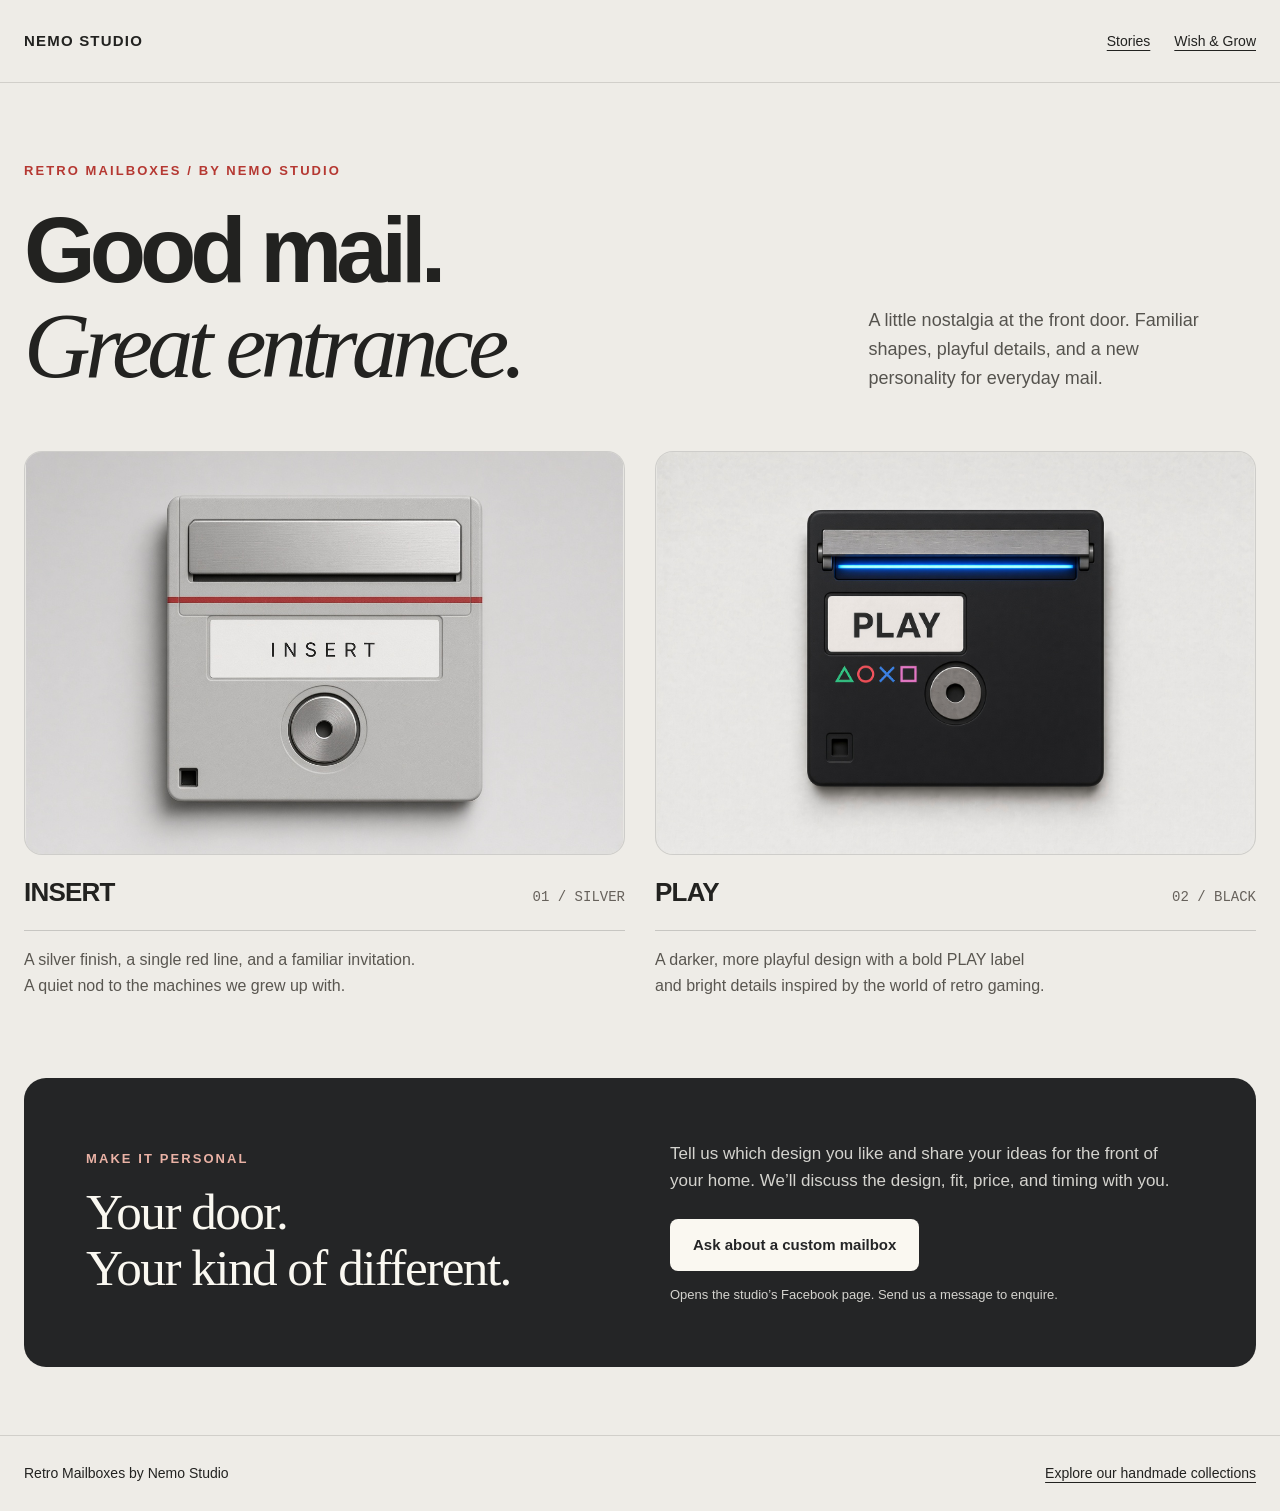
<file: mailboxes/index.html>
<!doctype html>
<html lang="en">
<head>
  <meta charset="utf-8">
  <meta name="viewport" content="width=device-width, initial-scale=1">
  <meta name="theme-color" content="#eeece7">
  <title>Retro Mailboxes by Nemo Studio — A Little Nostalgia at Your Door</title>
  <meta name="description" content="Explore Nemo Studio's silver INSERT and black PLAY retro mailbox designs. Ask about a custom mailbox for your home.">
  <meta property="og:title" content="Retro Mailboxes by Nemo Studio">
  <meta property="og:description" content="Good mail. Great entrance. Explore the INSERT and PLAY mailbox designs.">
  <meta property="og:image" content="https://stories-by-nemo.vercel.app/assets/mailbox-play.jpg">
  <meta property="og:type" content="website">
  <link rel="icon" type="image/png" href="/assets/nss-favicon.png">
  <style>
    :root { color-scheme: light; --paper: #eeece7; --ink: #222220; --red: #b53832; }
    * { box-sizing: border-box; }
    html { scroll-behavior: smooth; }
    body { margin: 0; background: var(--paper); color: var(--ink); font: 17px/1.6 Arial, sans-serif; }
    a { color: inherit; text-underline-offset: 4px; }
    a:focus-visible { outline: 3px solid #245ad1; outline-offset: 4px; }
    .shell { width: min(1240px, calc(100% - 48px)); margin-inline: auto; }
    header { border-bottom: 1px solid #22222025; }
    .nav { min-height: 82px; display: flex; align-items: center; justify-content: space-between; gap: 24px; }
    .brand { text-decoration: none; font-weight: 800; letter-spacing: .08em; font-size: 15px; }
    nav { display: flex; align-items: center; gap: 24px; }
    nav a { display: inline-flex; align-items: center; min-height: 44px; font-size: 14px; }
    .hero { display: grid; grid-template-columns: 1.35fr .65fr; gap: 40px; align-items: end; padding-block: 78px 54px; }
    .label { margin: 0 0 24px; font-size: 13px; font-weight: 700; text-transform: uppercase; letter-spacing: .16em; color: var(--red); }
    h1 { margin: 0; font: 700 clamp(3.3rem, 7.2vw, 6.8rem)/.98 Arial, sans-serif; letter-spacing: -.065em; }
    h1 span { display: block; font: italic 400 1em/1.1 Georgia, serif; letter-spacing: -.06em; }
    .intro { max-width: 34ch; margin: 0; padding-bottom: 5px; color: #55534e; font-size: 18px; }
    .designs { display: grid; grid-template-columns: repeat(2, minmax(0, 1fr)); gap: 30px; }
    .design { margin: 0; }
    .design-image { display: block; width: 100%; height: auto; aspect-ratio: 1.49; object-fit: contain; border: 1px solid #22222020; border-radius: 18px; background: #e7e6e2; }
    .caption { display: flex; justify-content: space-between; align-items: baseline; gap: 16px; padding-top: 22px; border-bottom: 1px solid #22222030; padding-bottom: 22px; }
    h2 { margin: 0; font-size: 26px; line-height: 1.2; letter-spacing: -.03em; }
    .number { font: 14px/1.3 monospace; color: #66615b; }
    .design p { max-width: 45ch; color: #595650; margin: 16px 0 0; font-size: 16px; }
    .enquire { display: grid; grid-template-columns: 1fr 1fr; gap: 60px; align-items: center; margin-top: 80px; margin-bottom: 68px; padding: clamp(28px, 5vw, 62px); background: #242526; color: #faf8f1; border-radius: 22px; }
    .enquire .label { color: #eab2a5; margin-bottom: 14px; }
    .enquire h2 { font: 400 clamp(2.4rem, 4vw, 3.8rem)/1.1 Georgia, serif; }
    .enquire p { color: #d4d3ce; margin: 0 0 24px; }
    .button { display: inline-flex; align-items: center; justify-content: center; min-height: 52px; padding: 12px 23px; background: #faf8f1; color: #242526; font-size: 15px; font-weight: 700; border-radius: 8px; text-decoration: none; }
    .button:hover { background: #f2c1b3; }
    .note { font-size: 13px; margin-top: 14px !important; margin-bottom: 0 !important; }
    footer { padding-block: 26px; border-top: 1px solid #22222025; font-size: 14px; }
    .footer-row { display: flex; justify-content: space-between; gap: 20px; flex-wrap: wrap; }
    @media (max-width: 760px) {
      .shell { width: calc(100% - 32px); }
      .nav { min-height: 74px; gap: 12px; }
      .brand { font-size: 13px; }
      nav { gap: 14px; }
      nav a { font-size: 13px; }
      .hero { grid-template-columns: 1fr; gap: 24px; padding-block: 48px 34px; }
      .label { font-size: 12px; margin-bottom: 18px; }
      .intro { max-width: 46ch; font-size: 17px; }
      .designs { grid-template-columns: 1fr; gap: 44px; }
      .enquire { grid-template-columns: 1fr; gap: 24px; margin-top: 52px; margin-bottom: 44px; }
      .button { width: 100%; }
    }
    @media (max-width: 380px) { nav .stories { display: none; } }
    @media (prefers-reduced-motion: reduce) { html { scroll-behavior: auto; } }
  </style>
</head>
<body>
  <header>
    <div class="shell nav">
      <a class="brand" href="/">NEMO STUDIO</a>
      <nav aria-label="Collection navigation">
        <a class="stories" href="/#services">Stories</a>
        <a href="/wish-and-grow/">Wish &amp; Grow</a>
      </nav>
    </div>
  </header>
  <main class="shell">
    <section class="hero" aria-labelledby="page-title">
      <div>
        <p class="label">Retro Mailboxes / By Nemo Studio</p>
        <h1 id="page-title">Good mail.<span>Great entrance.</span></h1>
      </div>
      <p class="intro">A little nostalgia at the front door. Familiar shapes, playful details, and a new personality for everyday mail.</p>
    </section>
    <section class="designs" aria-label="Mailbox designs">
      <article class="design">
        <img class="design-image" src="/assets/mailbox-insert.jpg" alt="Silver retro mailbox design with an INSERT label, red stripe, letter flap, and circular metal detail" width="1168" height="784" fetchpriority="high">
        <div class="caption"><h2>INSERT</h2><span class="number">01 / SILVER</span></div>
        <p>A silver finish, a single red line, and a familiar invitation. A quiet nod to the machines we grew up with.</p>
      </article>
      <article class="design">
        <img class="design-image" src="/assets/mailbox-play.jpg" alt="Black retro game-inspired mailbox design with a PLAY label, four colorful symbols, and a blue accent below the mail flap" width="1712" height="1152">
        <div class="caption"><h2>PLAY</h2><span class="number">02 / BLACK</span></div>
        <p>A darker, more playful design with a bold PLAY label and bright details inspired by the world of retro gaming.</p>
      </article>
    </section>
    <section class="enquire" aria-labelledby="enquire-title">
      <div>
        <p class="label">Make it personal</p>
        <h2 id="enquire-title">Your door.<br>Your kind of different.</h2>
      </div>
      <div>
        <p>Tell us which design you like and share your ideas for the front of your home. We’ll discuss the design, fit, price, and timing with you.</p>
        <a class="button" href="https://www.facebook.com/share/1P5DaMYcrh/" target="_blank" rel="noopener">Ask about a custom mailbox</a>
        <p class="note">Opens the studio’s Facebook page. Send us a message to enquire.</p>
      </div>
    </section>
  </main>
  <footer><div class="shell footer-row"><span>Retro Mailboxes by Nemo Studio</span><a href="/#handmade">Explore our handmade collections</a></div></footer>
</body>
</html>
</file>
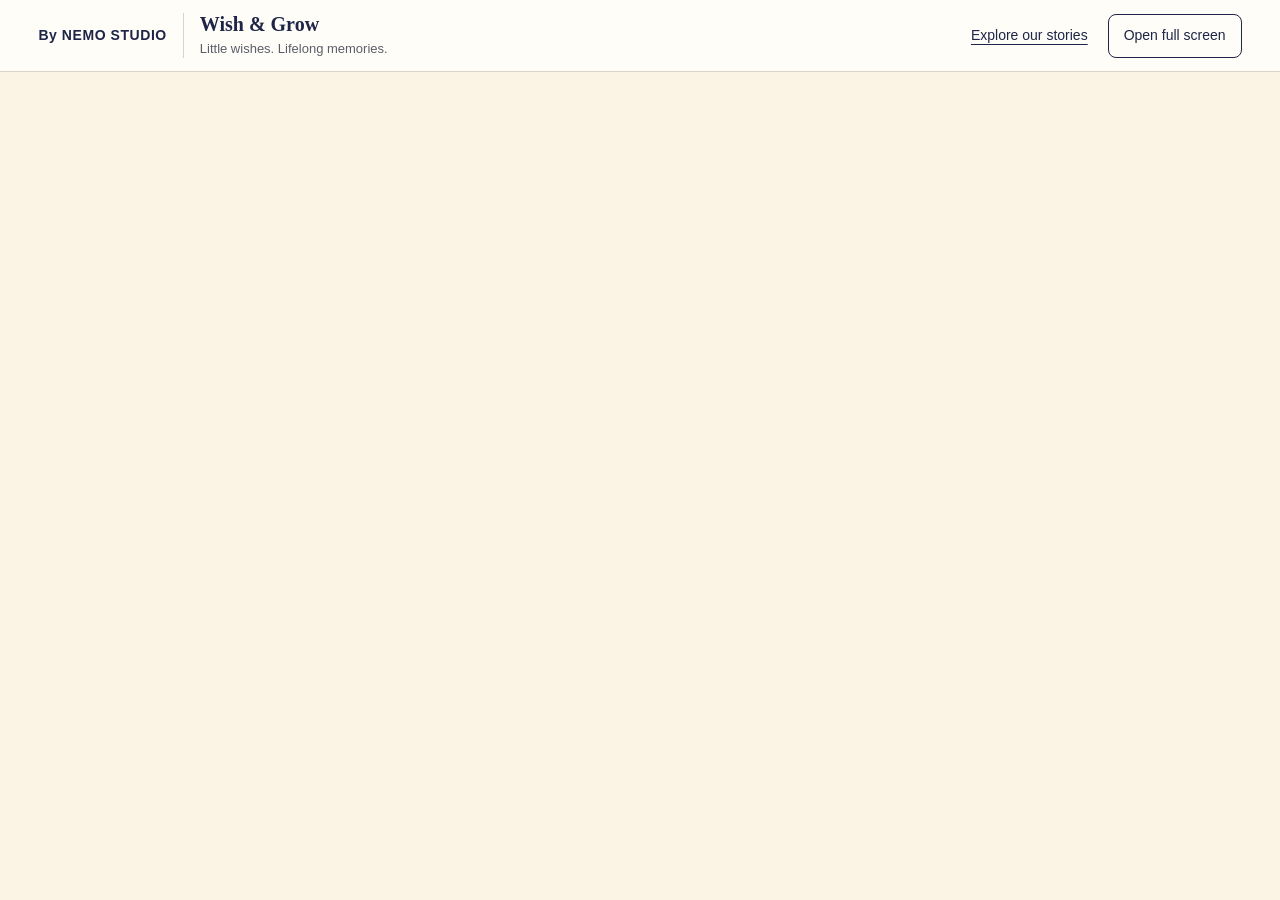
<file: wish-and-grow/index.html>
<!doctype html>
<html lang="en">
<head>
  <meta charset="utf-8">
  <meta name="viewport" content="width=device-width, initial-scale=1">
  <meta name="theme-color" content="#fbf3e4">
  <title>Wish &amp; Grow by Nemo Studio — Little Wishes. Lifelong Memories.</title>
  <meta name="description" content="Discover Wish & Grow by Nemo Studio: a personalized handmade growth chart with wish pockets, interchangeable photo toppers, and a Wish Keeper preview. Design yours and join the waitlist.">
  <meta property="og:title" content="Wish & Grow by Nemo Studio">
  <meta property="og:description" content="Little wishes. Lifelong memories. A handmade growth chart that keeps their dreams close.">
  <meta property="og:type" content="website">
  <meta property="og:image" content="https://stories-by-nemo.vercel.app/assets/wish-grow-scene.jpg">
  <link rel="icon" type="image/png" href="/assets/nss-favicon.png">
  <style>
    * { box-sizing: border-box; }
    html, body { height: 100%; }
    body { margin: 0; background: #fbf3e4; color: #1e2547; font: 16px/1.4 Arial, sans-serif; }
    .collection { height: 100vh; height: 100dvh; display: flex; flex-direction: column; }
    .collection-head { flex: 0 0 auto; display: flex; align-items: center; justify-content: space-between; gap: 20px; padding: 13px clamp(16px, 3vw, 44px); background: #fffdf8; border-bottom: 1px solid #d9d3c9; }
    .identity { display: flex; align-items: center; gap: 16px; min-width: 0; }
    .studio { color: #1e2547; font-size: 14px; font-weight: 700; letter-spacing: .04em; text-decoration: none; white-space: nowrap; }
    .title { border-left: 1px solid #d9d3c9; padding-left: 16px; }
    h1 { margin: 0; font: 700 20px/1.15 Georgia, serif; }
    .tagline { margin: 4px 0 0; font-size: 13px; color: #5b5e69; }
    .collection-links { display: flex; gap: 20px; align-items: center; }
    .collection-links a { display: inline-flex; align-items: center; min-height: 44px; color: #1e2547; font-size: 14px; text-decoration-thickness: 1px; text-underline-offset: 4px; white-space: nowrap; }
    .collection-links .open { padding: 9px 15px; border: 1px solid #1e2547; border-radius: 8px; text-decoration: none; }
    a:hover { color: #b9312a; }
    a:focus-visible { outline: 3px solid #2a5bd7; outline-offset: 4px; }
    .product { flex: 1 1 auto; min-height: 0; }
    iframe { display: block; width: 100%; height: 100%; border: 0; background: #fbf3e4; }
    .skip { position: absolute; top: 0; left: 16px; z-index: 10; padding: 10px; background: white; transform: translateY(-150%); }
    .skip:focus { transform: translateY(0); }
    @media (max-width: 680px) {
      .collection-head { gap: 10px; padding: 10px 14px; }
      .identity { display: block; }
      .studio { font-size: 12px; }
      .title { border: 0; padding: 0; margin-top: 4px; }
      h1 { font-size: 20px; }
      .tagline, .all-stories { display: none !important; }
      .collection-links .open { font-size: 13px; padding: 8px 10px; }
    }
  </style>
</head>
<body>
  <a class="skip" href="#product">Skip to Wish &amp; Grow</a>
  <div class="collection">
    <header class="collection-head">
      <div class="identity">
        <a class="studio" href="/" aria-label="Nemo Studio home">By NEMO STUDIO</a>
        <div class="title">
          <h1>Wish &amp; Grow</h1>
          <p class="tagline">Little wishes. Lifelong memories.</p>
        </div>
      </div>
      <nav class="collection-links" aria-label="Collection navigation">
        <a class="all-stories" href="/#services">Explore our stories</a>
        <a class="open" href="https://wish-and-grow.vercel.app/" target="_blank" rel="noopener" aria-label="Open Wish and Grow full screen in a new tab">Open full screen</a>
      </nav>
    </header>
    <main class="product" id="product">
      <!-- Keep the original product origin so its waitlist, chat, and updates stay connected. -->
      <iframe src="https://wish-and-grow.vercel.app/" title="Wish & Grow: customize your growth chart, explore Wish Keeper, and join the waitlist" allow="microphone https://wish-and-grow.vercel.app" referrerpolicy="strict-origin-when-cross-origin"></iframe>
    </main>
  </div>
</body>
</html>
</file>
<file: assets/collections.css>
/* Handmade collections extend the existing Stories by NEMO theme. */
.theme-organic .nav-links { gap: clamp(14px, 1.6vw, 25px); }
.nav-toggle { display: none; }
.collection-teaser { margin: 18px 0 0; font-size: 14px; }
.collection-teaser a { text-underline-offset: 4px; }
#handmade { scroll-margin-top: 100px; }
.handmade-grid { display: grid; grid-template-columns: repeat(2, minmax(0, 1fr)); gap: 28px; }
.handmade-card { overflow: hidden; border: 1px solid var(--line); border-radius: 28px; background: #fffdf8; }
.handmade-image { display: block; padding: 22px; background: #f4eee4; }
.handmade-image img { display: block; width: 100%; height: 380px; object-fit: contain; border-radius: 12px; }
.handmade-card.mailboxes .handmade-image { background: #eae8e4; }
.handmade-body { padding: clamp(24px, 3vw, 40px); }
.handmade-body .eyebrow { font-size: 12px; }
.handmade-body h3 { margin: 12px 0 14px; font: 400 clamp(2.5rem, 4vw, 4rem)/1.05 Georgia, serif; letter-spacing: -.04em; }
.handmade-body p { max-width: 48ch; color: #5f554e; font-size: 17px; }
.handmade-body .btn { margin-top: 12px; min-height: 48px; font-size: 12px; }
@media (max-width: 1100px) {
  .theme-organic .nav { position: relative; }
  .nav-toggle { display: inline-flex; align-items: center; min-height: 44px; padding: 8px 16px; border: 1px solid var(--ink); border-radius: 999px; background: transparent; color: var(--ink); font-size: 14px; cursor: pointer; }
  .theme-organic .nav-links { display: none; position: absolute; top: calc(100% + 16px); right: 0; width: min(340px, calc(100vw - 28px)); max-height: 75svh; overflow: auto; padding: 16px; background: #fffdf8; border: 1px solid var(--line); border-radius: 18px; box-shadow: 0 18px 35px #2b262322; }
  .theme-organic .nav-links.is-open { display: grid; gap: 4px; }
  .theme-organic .nav-links a:not(.nav-cta), .theme-organic .nav-links .nav-cta { display: flex; align-items: center; min-height: 46px; padding: 10px 14px; font-size: 14px; letter-spacing: .05em; }
}
@media (max-width: 760px) {
  .handmade-grid { grid-template-columns: 1fr; gap: 24px; }
  .handmade-image { padding: 16px; }
  .handmade-image img { height: 320px; }
  .handmade-body .btn { letter-spacing: .08em; padding-inline: 18px; }
}
</file>
